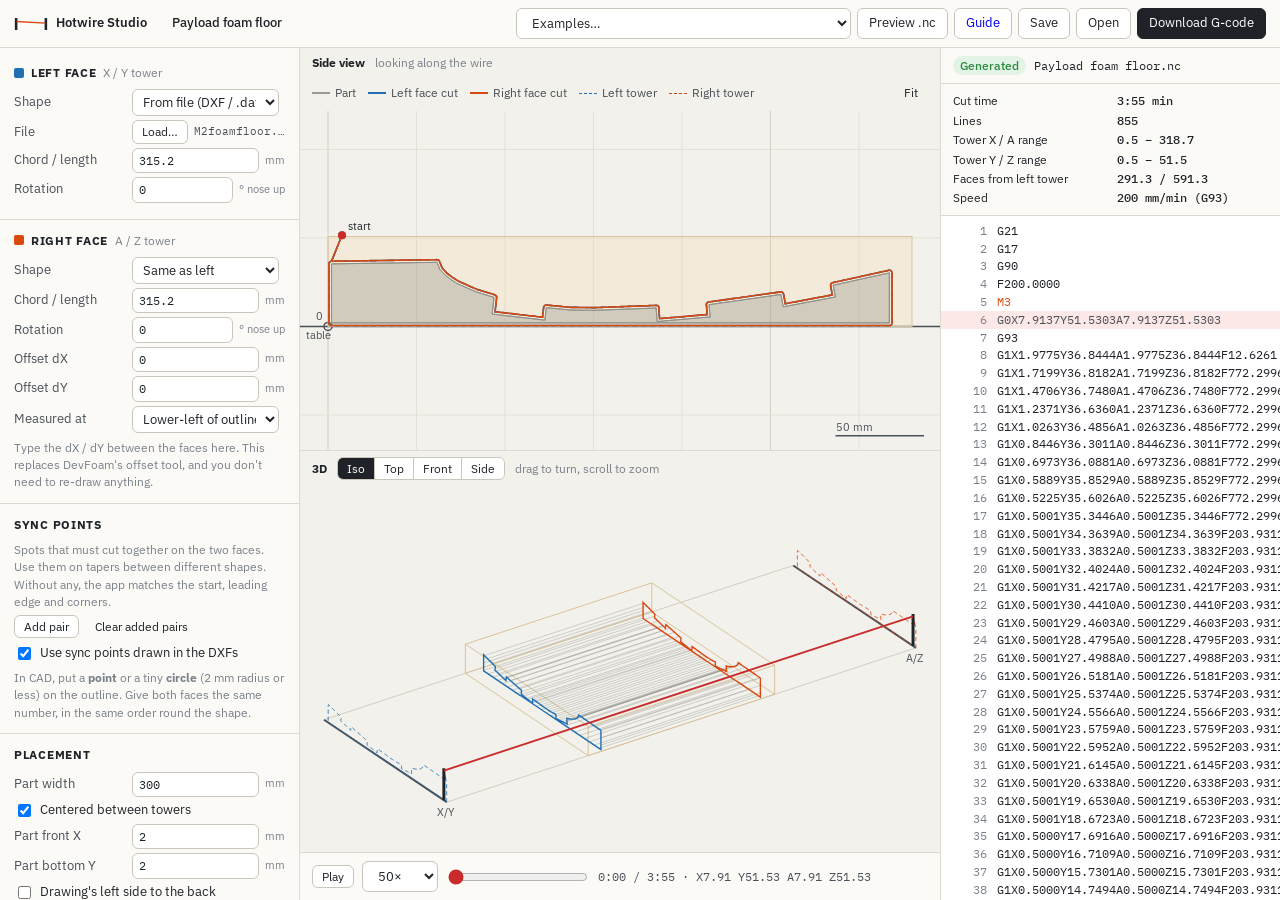
<file: index.html>
<!doctype html>
<html lang="en">
<head>
<meta charset="utf-8">
<meta name="viewport" content="width=device-width, initial-scale=1">
<title>Hotwire Studio</title>
<link rel="preconnect" href="https://fonts.googleapis.com">
<link rel="preconnect" href="https://fonts.gstatic.com" crossorigin>
<link href="https://fonts.googleapis.com/css2?family=IBM+Plex+Mono:wght@400;500&family=IBM+Plex+Sans:wght@400;500;600&display=swap" rel="stylesheet">
<link rel="icon" href="data:image/svg+xml,%3Csvg xmlns=%22http://www.w3.org/2000/svg%22 viewBox=%220 0 40 40%22%3E%3Crect x=%224%22 y=%226%22 width=%224%22 height=%2830%22 fill=%22%231f2328%22/%3E%3Crect x=%2232%22 y=%226%22 width=%224%22 height=%2830%22 fill=%22%231f2328%22/%3E%3Cpath d=%22M6 14 L34 18%22 stroke=%22%23d9480f%22 stroke-width=%222.5%22/%3E%3C/svg%3E">
<link rel="stylesheet" href="style.css">
</head>
<body>
<header class="bar">
  <div class="brand">
    <svg viewBox="0 0 40 16" aria-hidden="true"><rect x="1" y="1" width="3" height="14"/><rect x="36" y="1" width="3" height="14"/><path d="M3 5 L37 7" class="wire"/></svg>
    <span>Hotwire&nbsp;Studio</span>
  </div>
  <input id="designName" class="name" value="Untitled cut" aria-label="Cut name" spellcheck="false">
  <div class="bar-actions">
    <select id="exampleSel" aria-label="Load an example">
      <option value="">Examples…</option>
    </select>
    <label class="btn" title="Preview any .nc / .gcode file, e.g. one DevFoam made">Preview .nc<input id="fileNc" type="file" accept=".nc,.gcode,.ngc,.tap,.txt" hidden></label>
    <a class="btn" href="learn/" title="Training guide: safety, the machine, making G-code, running a cut">Guide</a>
    <button id="btnSave" title="Download this setup as JSON">Save</button>
    <label class="btn" title="Open a saved setup">Open<input id="fileOpen" type="file" accept=".json,application/json" hidden></label>
    <button id="btnDownload" class="primary" title="Download the G-code for GRBL Hotwire">Download G-code</button>
  </div>
</header>

<main class="layout">
  <aside class="params" id="params" aria-label="Cut settings">

    <section>
      <h2><span class="sw sw-l"></span>Left face <small>X / Y tower</small></h2>
      <label class="row"><span>Shape</span>
        <select data-k="left.kind"><option value="naca">NACA 4-digit</option><option value="file">From file (DXF / .dat)</option></select></label>
      <label class="row" data-show="left.kind=naca"><span>NACA code</span><input data-k="left.naca" maxlength="4" inputmode="numeric"></label>
      <div class="row" data-show="left.kind=file"><span>File</span>
        <label class="btn small file-btn">Load…<input type="file" data-file="left" accept=".dxf,.dat,.txt" hidden></label>
        <span class="fname" id="fnameLeft">none</span></div>
      <label class="row"><span>Chord / length</span><input data-k="left.chord" type="number" step="0.1"><em>mm</em></label>
      <label class="row"><span>Rotation</span><input data-k="left.rot" type="number" step="0.1"><em>° nose up</em></label>
    </section>

    <section>
      <h2><span class="sw sw-r"></span>Right face <small>A / Z tower</small></h2>
      <label class="row"><span>Shape</span>
        <select data-k="right.kind"><option value="same">Same as left</option><option value="naca">NACA 4-digit</option><option value="file">From file (DXF / .dat)</option></select></label>
      <label class="row" data-show="right.kind=naca"><span>NACA code</span><input data-k="right.naca" maxlength="4" inputmode="numeric"></label>
      <div class="row" data-show="right.kind=file"><span>File</span>
        <label class="btn small file-btn">Load…<input type="file" data-file="right" accept=".dxf,.dat,.txt" hidden></label>
        <span class="fname" id="fnameRight">none</span></div>
      <label class="row"><span>Chord / length</span><input data-k="right.chord" type="number" step="0.1"><em>mm</em></label>
      <label class="row"><span>Rotation</span><input data-k="right.rot" type="number" step="0.1"><em>° nose up</em></label>
      <label class="row"><span>Offset dX</span><input data-k="right.dx" type="number" step="0.001"><em>mm</em></label>
      <label class="row"><span>Offset dY</span><input data-k="right.dy" type="number" step="0.001"><em>mm</em></label>
      <label class="row"><span>Measured at</span>
        <select data-k="ref"><option value="bbox">Lower-left of outline</option><option value="le">Leading edge point</option><option value="te">Trailing edge point</option></select></label>
      <p class="hint">Type the dX / dY between the faces here. This replaces DevFoam's offset tool, and you don't need to re-draw anything.</p>
    </section>

    <section>
      <h2>Sync points</h2>
      <p class="hint" style="margin-top:0">Spots that must cut together on the two faces. Use them on tapers between different shapes. Without any, the app matches the start, leading edge and corners.</p>
      <div class="sync-btns"><button id="btnSyncAdd" class="small">Add pair</button><button id="btnSyncClear" class="small ghost">Clear added pairs</button></div>
      <label class="row check"><input data-k="syncFromDxf" type="checkbox"><span>Use sync points drawn in the DXFs</span></label>
      <ol class="sync-list" id="syncList"></ol>
      <p class="hint">In CAD, put a <b>point</b> or a tiny <b>circle</b> (2 mm radius or less) on the outline. Give both faces the same number, in the same order round the shape.</p>
    </section>

    <section>
      <h2>Placement</h2>
      <label class="row"><span>Part width</span><input data-k="width" type="number" step="0.1"><em>mm</em></label>
      <label class="row check"><input data-k="center" type="checkbox"><span>Centered between towers</span></label>
      <label class="row" data-show="center=false"><span>Left face from left tower</span><input data-k="leftPos" type="number" step="0.1"><em>mm</em></label>
      <label class="row"><span>Part front X</span><input data-k="frontX" type="number" step="0.1"><em>mm</em></label>
      <label class="row"><span>Part bottom Y</span><input data-k="bottomY" type="number" step="0.1"><em>mm</em></label>
      <label class="row check"><input data-k="flip" type="checkbox"><span>Drawing's left side to the back</span></label>
    </section>

    <section>
      <h2>Cut</h2>
      <label class="row"><span>Start at</span>
        <select data-k="start"><option value="auto">Auto</option><option value="te">Trailing edge</option><option value="first">Drawing's first point</option><option value="topleft">Top-left corner</option></select></label>
      <label class="row"><span>Start point X</span><input data-k="startX" type="number" step="0.1" placeholder="auto"><em>mm</em></label>
      <label class="row"><span>Start point Y</span><input data-k="startY" type="number" step="0.1" placeholder="auto"><em>mm</em></label>
      <label class="row"><span>Kerf, left</span><input data-k="kerfL" type="number" step="0.05" min="0"><em>mm / side</em></label>
      <label class="row"><span>Kerf, right</span><input data-k="kerfR" type="number" step="0.05" min="0"><em>mm / side</em></label>
      <label class="row"><span>Speed</span><input data-k="speed" type="number" step="10" min="1"><em>mm / min</em></label>
      <label class="row"><span>Point spacing</span><input data-k="spacing" type="number" step="0.1" min="0.1"><em>mm</em></label>
    </section>

    <section>
      <h2>Foam block</h2>
      <label class="row"><span>Length</span><input data-k="block.length" type="number" step="1" placeholder="auto"><em>mm, 0 = auto</em></label>
      <label class="row"><span>Height</span><input data-k="block.height" type="number" step="1"><em>mm</em></label>
      <label class="row"><span>Extra each side</span><input data-k="block.margin" type="number" step="1"><em>mm</em></label>
    </section>

    <section>
      <h2>Machine</h2>
      <label class="row"><span>Wire span</span><input data-k="machine.span" type="number" step="0.01"><em>mm</em></label>
      <label class="row"><span>X travel</span><input data-k="machine.maxX" type="number" step="1" placeholder="unknown"><em>mm, 0 = skip</em></label>
      <label class="row"><span>Y travel</span><input data-k="machine.maxY" type="number" step="1" placeholder="unknown"><em>mm, 0 = skip</em></label>
    </section>
  </aside>

  <section class="views">
    <div class="viewbox">
      <div class="vhead"><strong>Side view</strong> <span class="muted">looking along the wire</span>
        <div class="legend"><span><i class="ln part"></i>Part</span><span><i class="ln l"></i>Left face cut</span><span><i class="ln r"></i>Right face cut</span><span><i class="ln dl"></i>Left tower</span><span><i class="ln dr"></i>Right tower</span></div>
        <span id="pickHint" class="pick-hint" hidden></span>
        <button class="small ghost" data-fit="side">Fit</button></div>
      <canvas id="cvSide"></canvas>
    </div>
    <div class="viewbox">
      <div class="vhead"><strong>3D</strong>
        <div class="seg" id="view3d"><button data-v="iso" class="on">Iso</button><button data-v="top">Top</button><button data-v="front">Front</button><button data-v="side">Side</button></div>
        <span class="muted">drag to turn, scroll to zoom</span></div>
      <canvas id="cv3d"></canvas>
    </div>
    <div class="sim">
      <button id="btnPlay" class="small" aria-label="Play">Play</button>
      <select id="simSpeed" aria-label="Playback speed"><option value="1">1×</option><option value="10">10×</option><option value="50" selected>50×</option><option value="200">200×</option></select>
      <input id="simT" type="range" min="0" max="1000" value="0" aria-label="Position in program">
      <span id="simRead" class="mono"></span>
    </div>
  </section>

  <aside class="out">
    <div class="srcbar" id="srcBar"></div>
    <div id="stats" class="stats"></div>
    <div id="msgs"></div>
    <div class="code" id="code" aria-label="G-code"></div>
  </aside>
</main>

<script src="js/geom.js"></script>
<script src="js/dxf.js"></script>
<script src="js/machine.js"></script>
<script src="js/examples.js"></script>
<script src="js/views.js"></script>
<script src="js/app.js"></script>
</body>
</html>
</file>
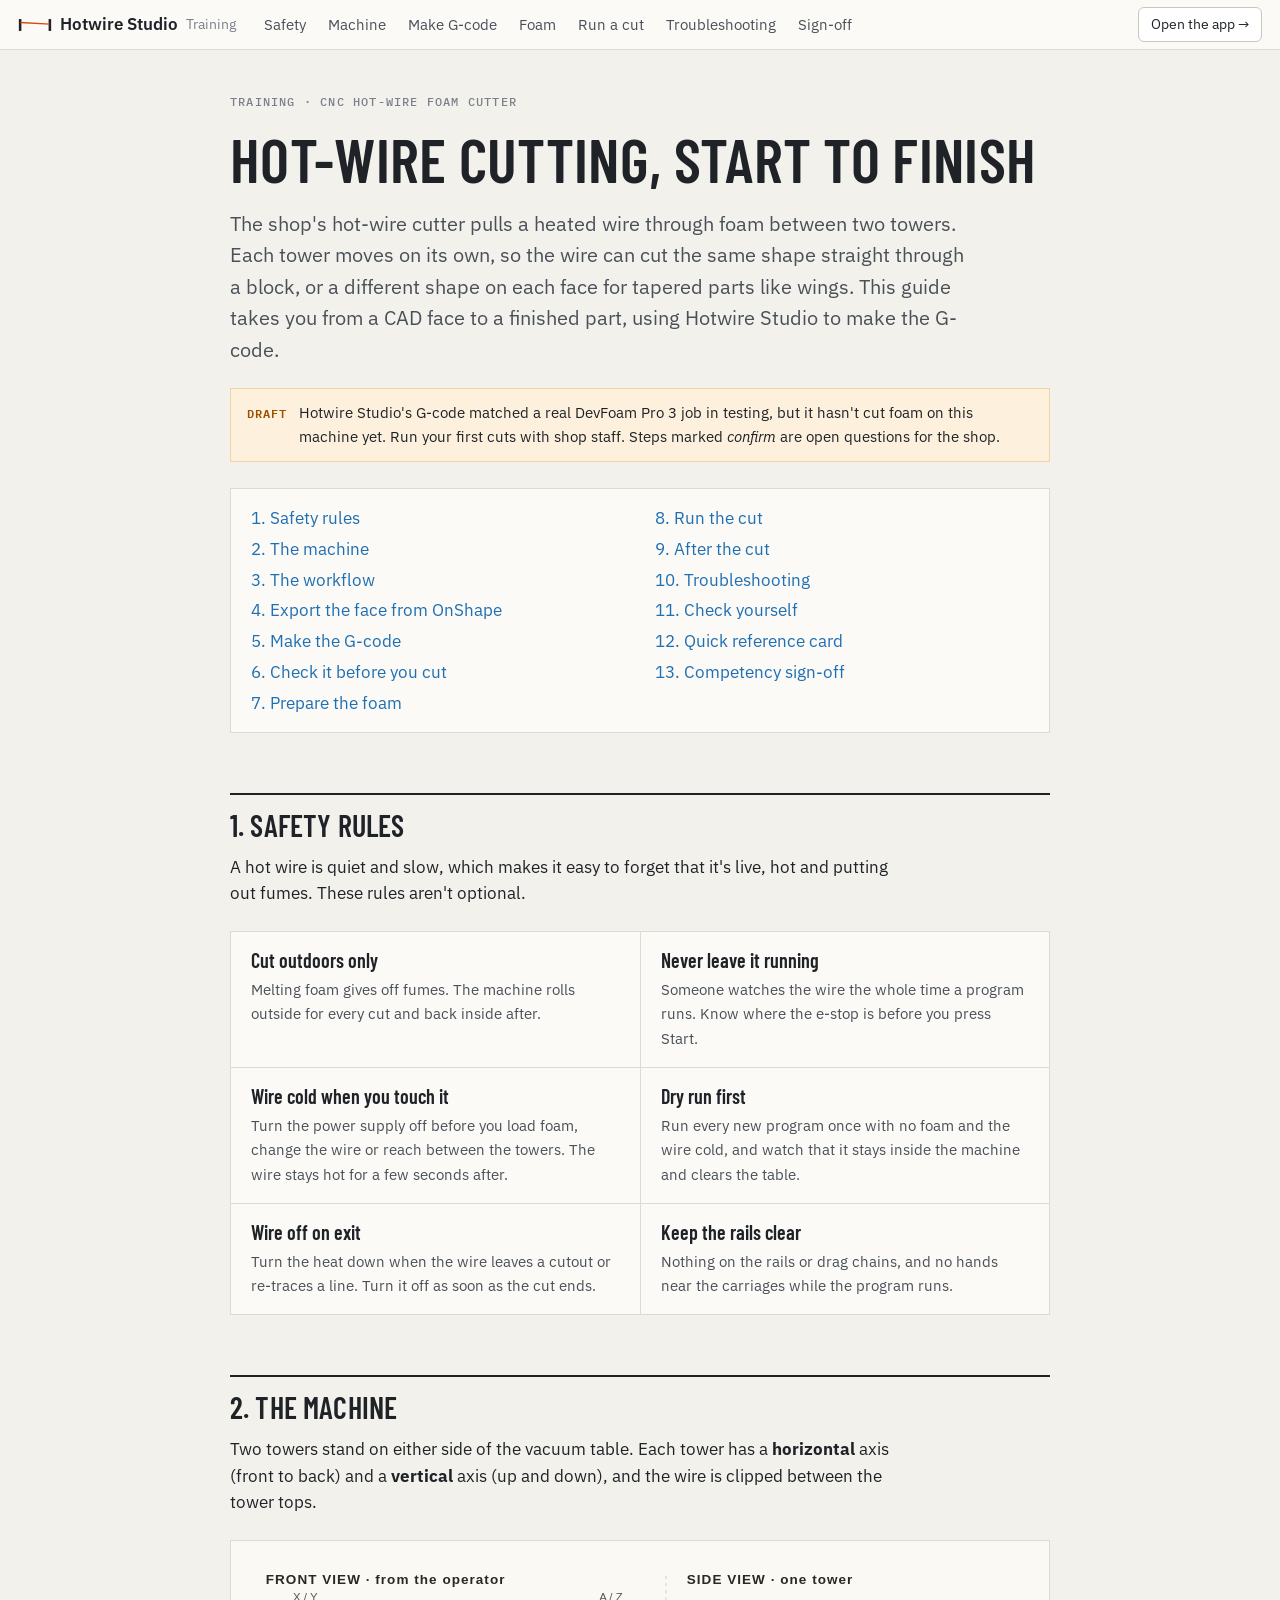
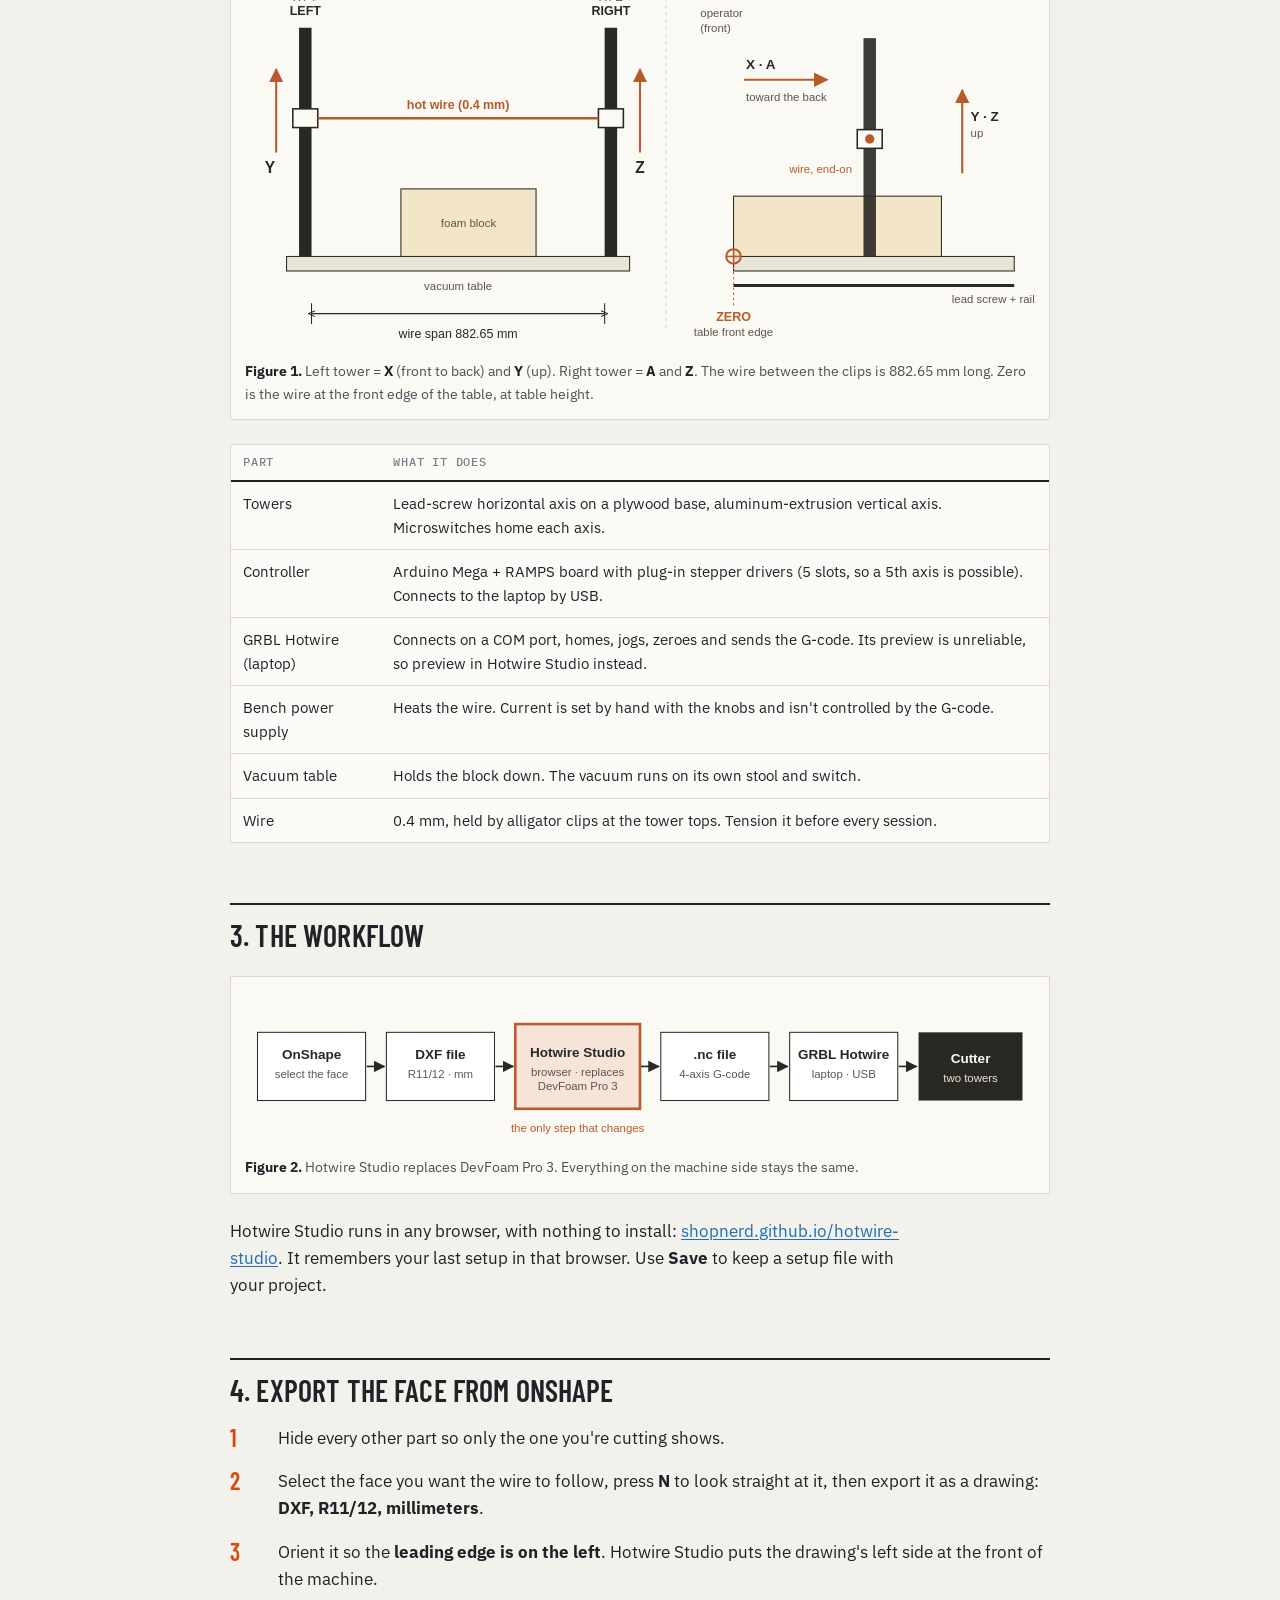
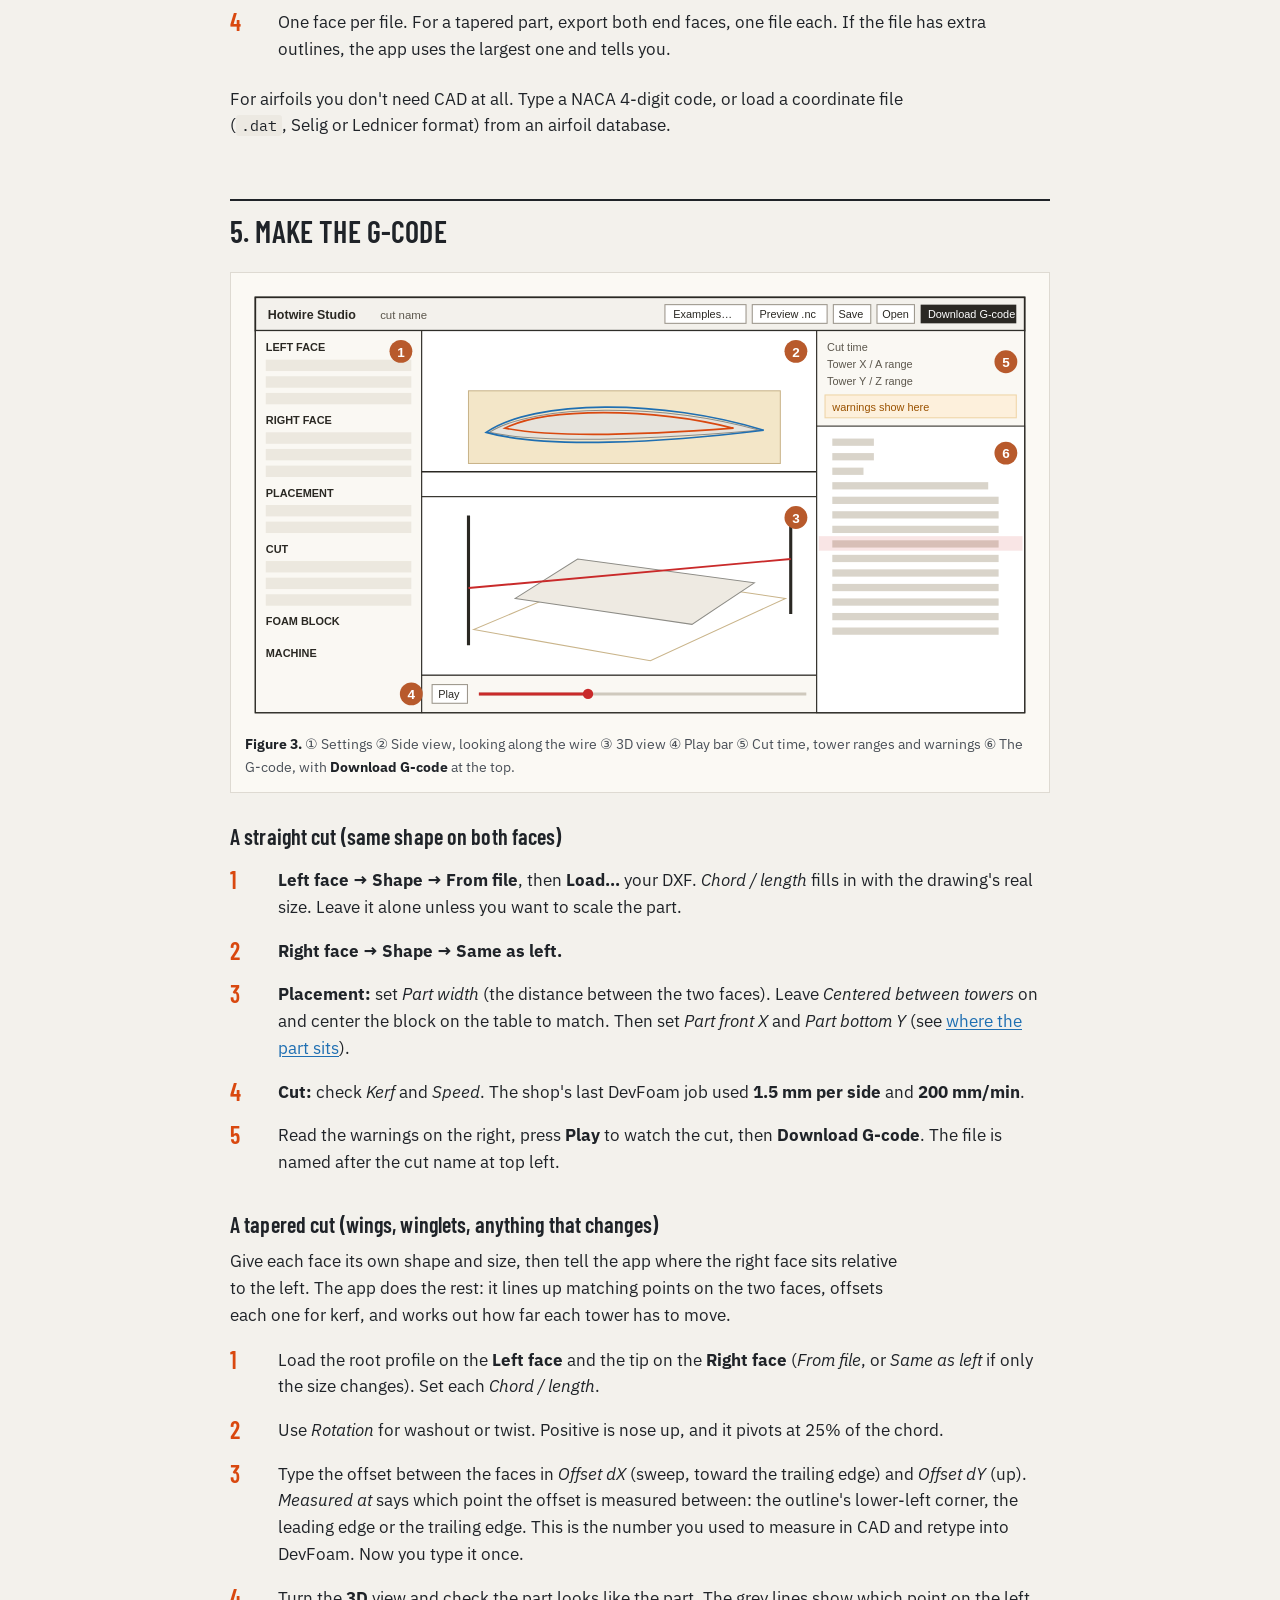
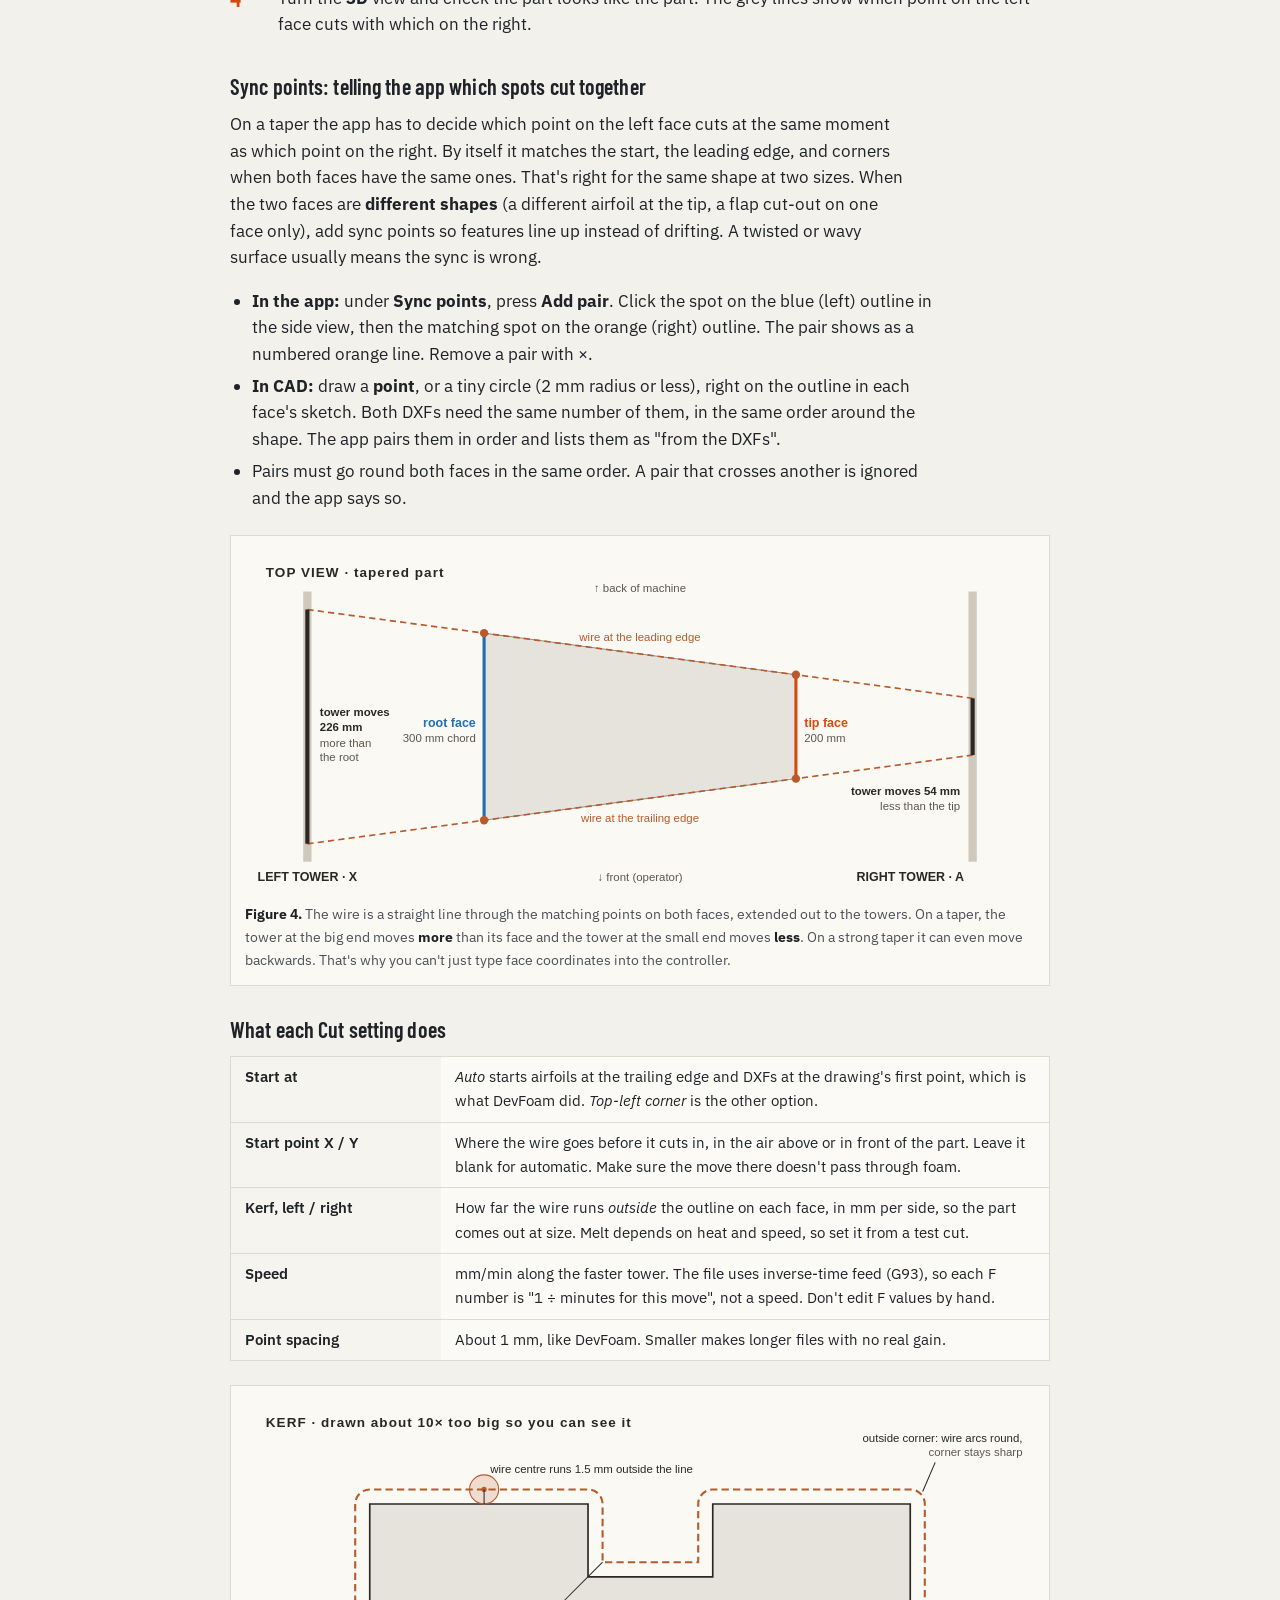
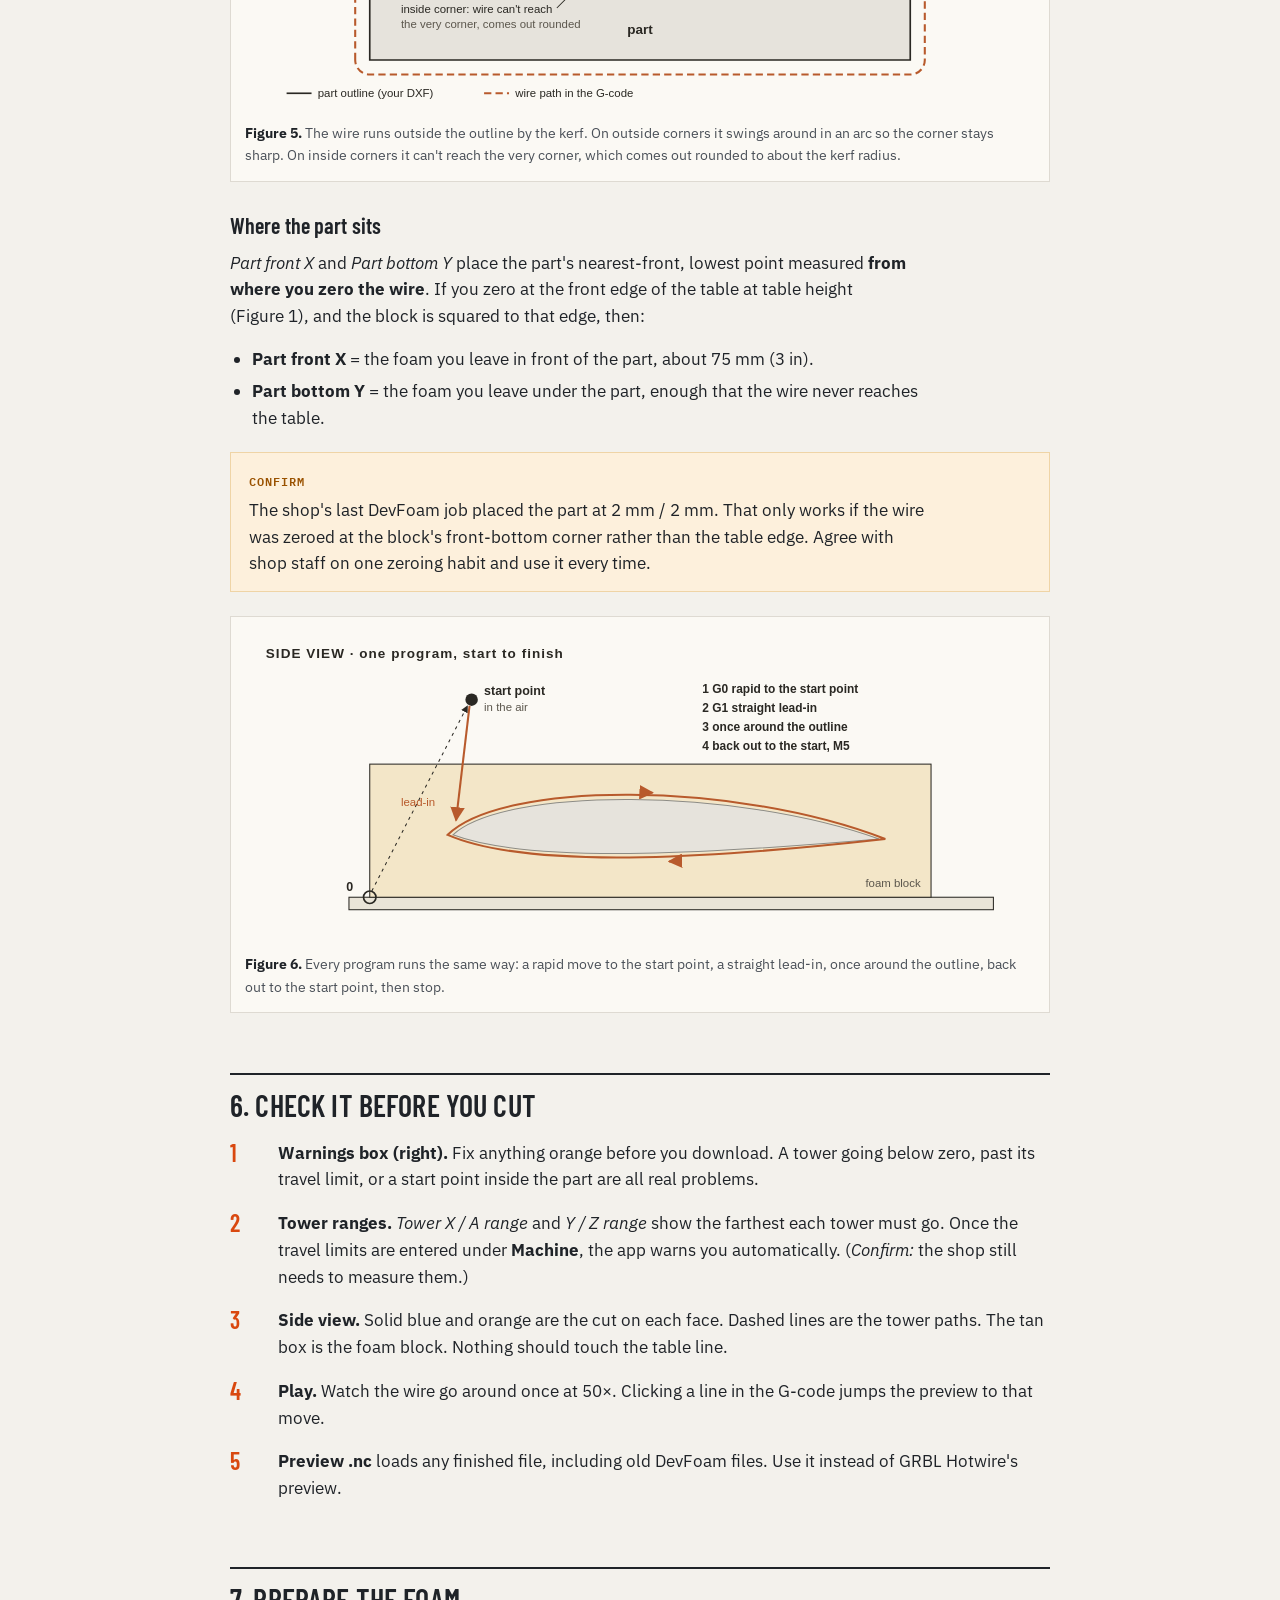
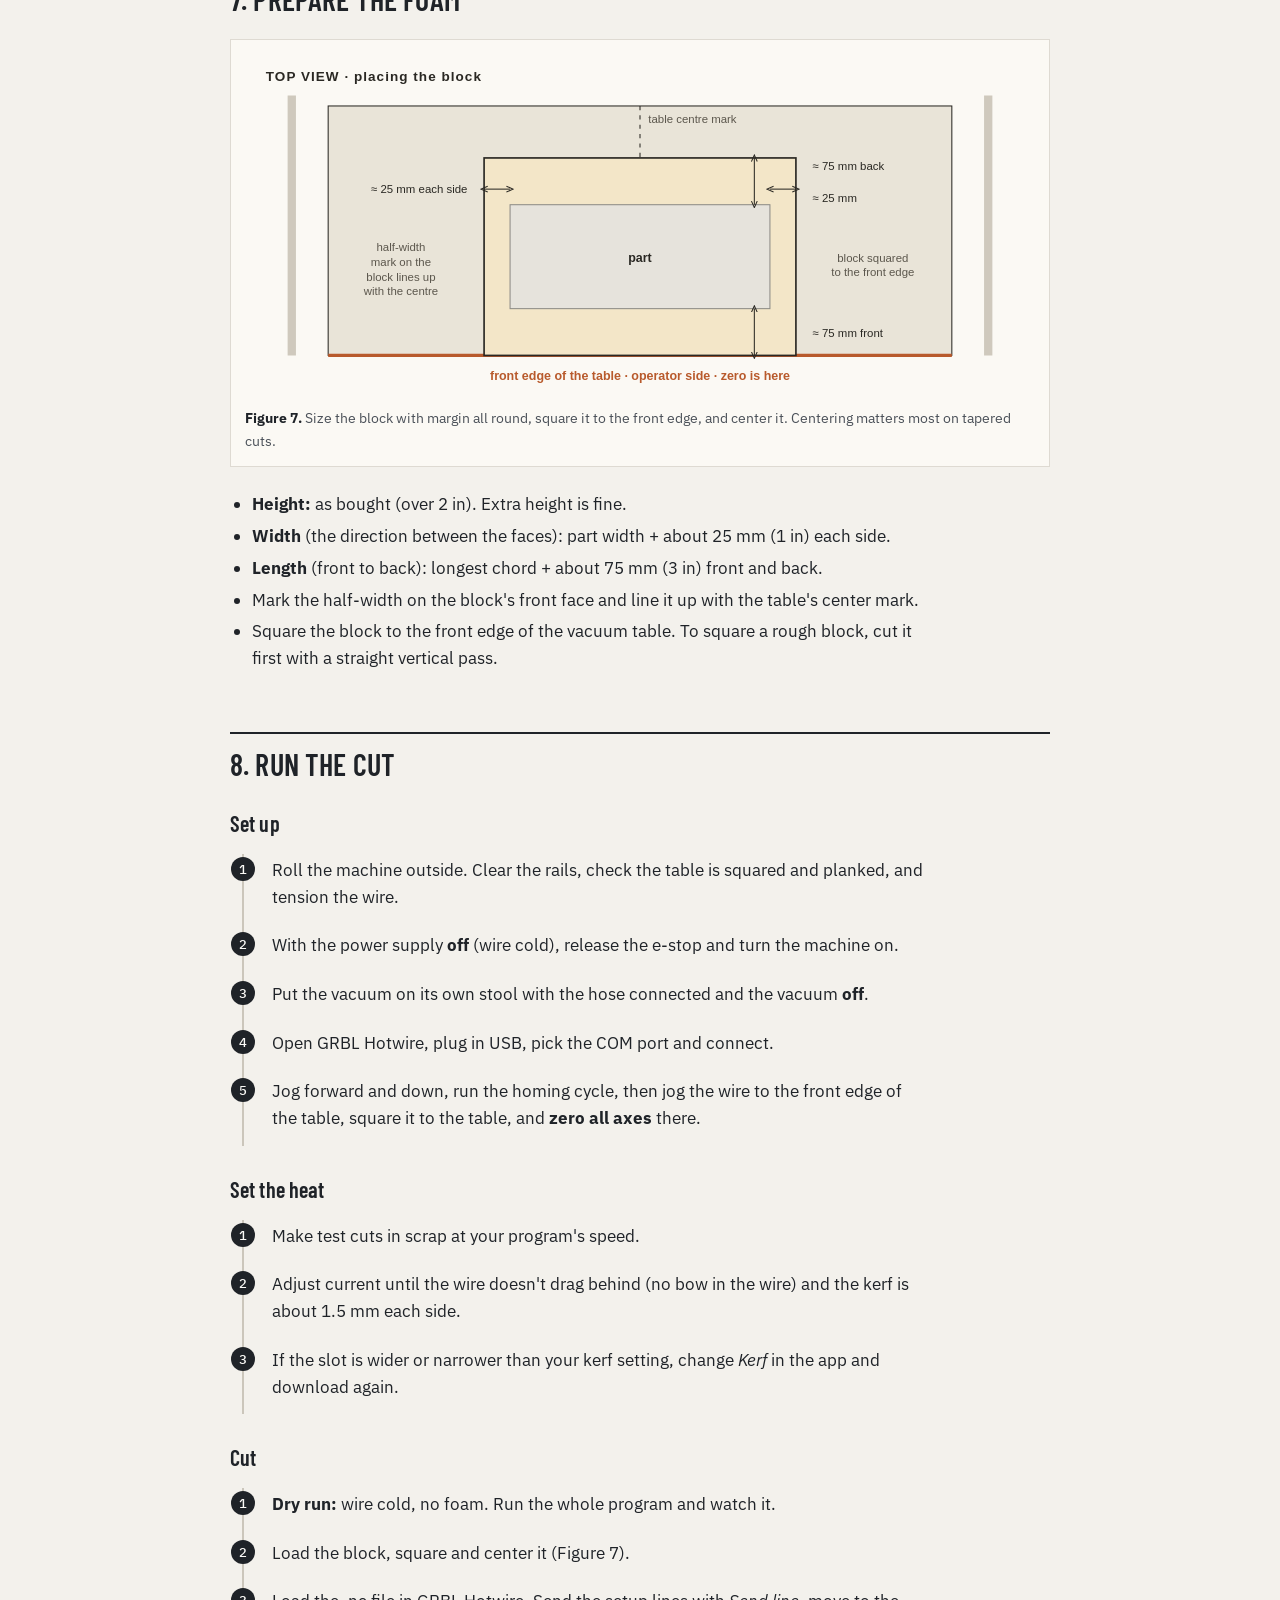
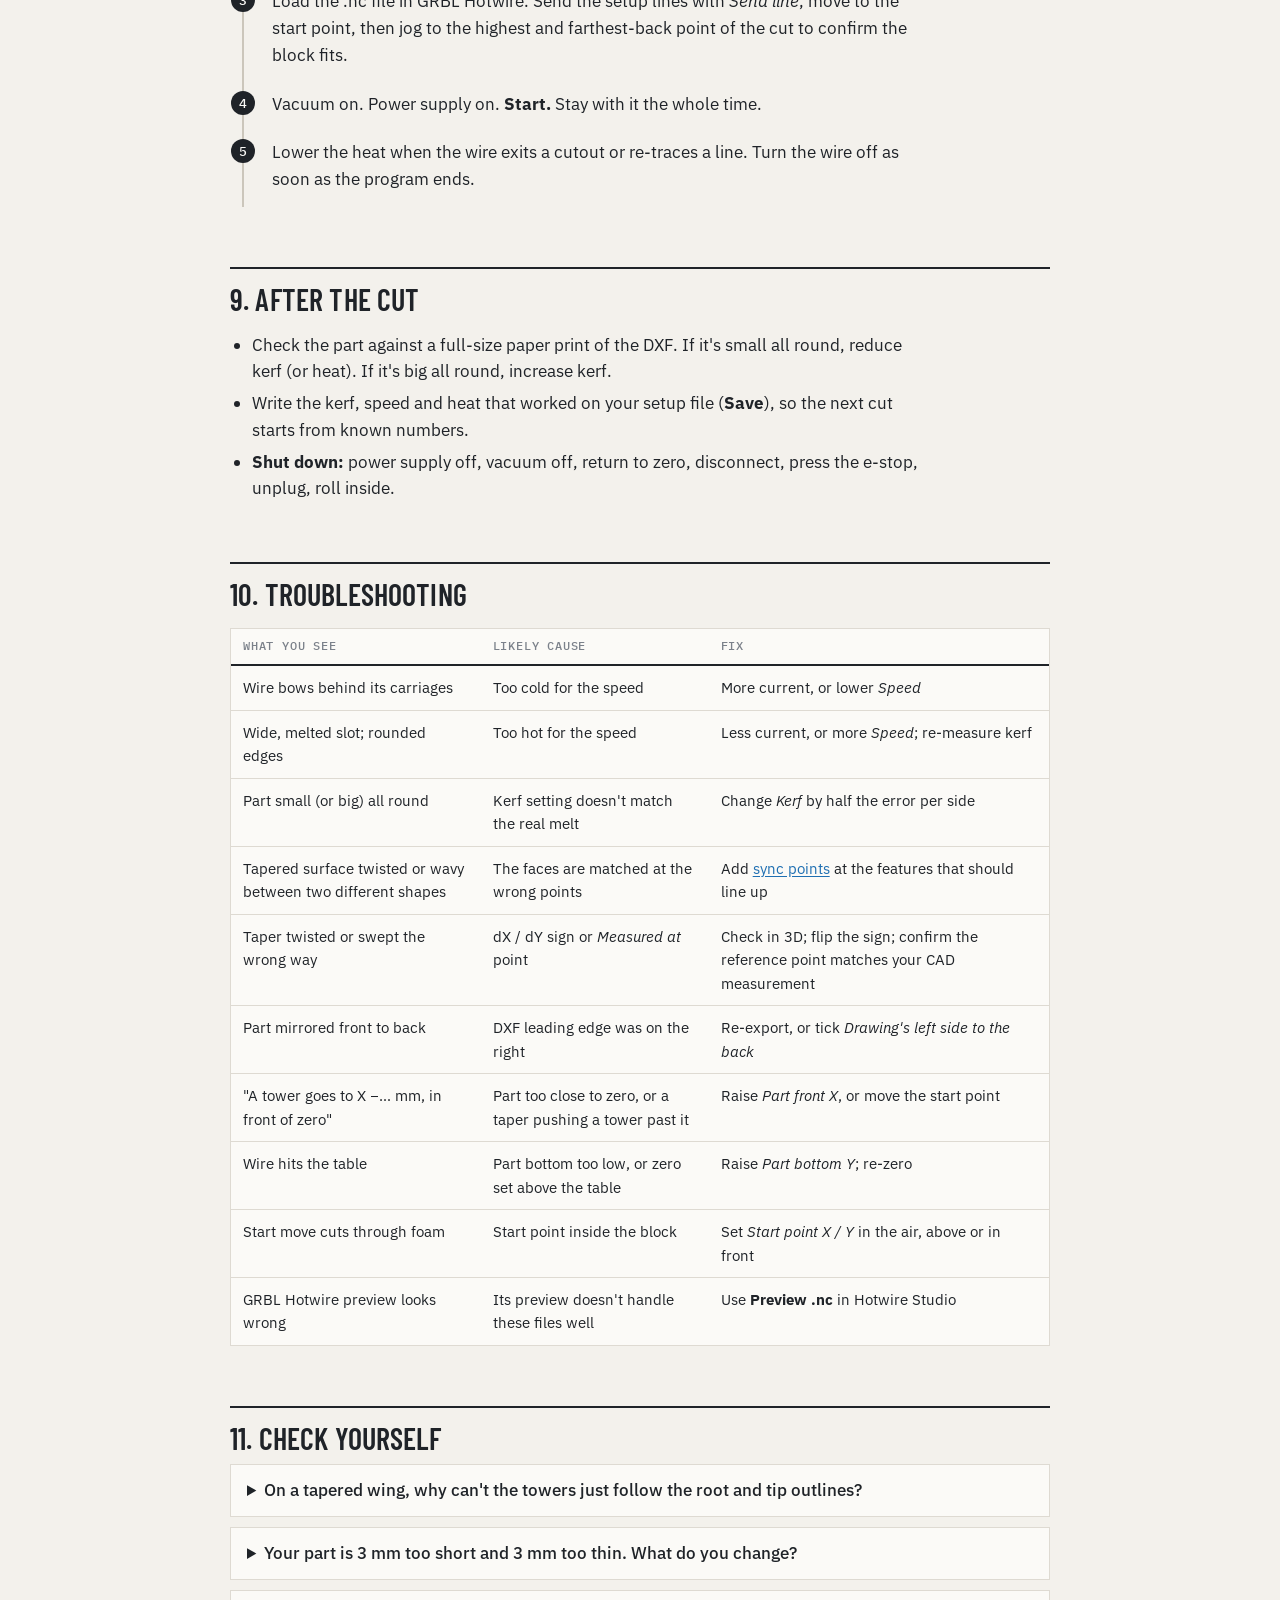
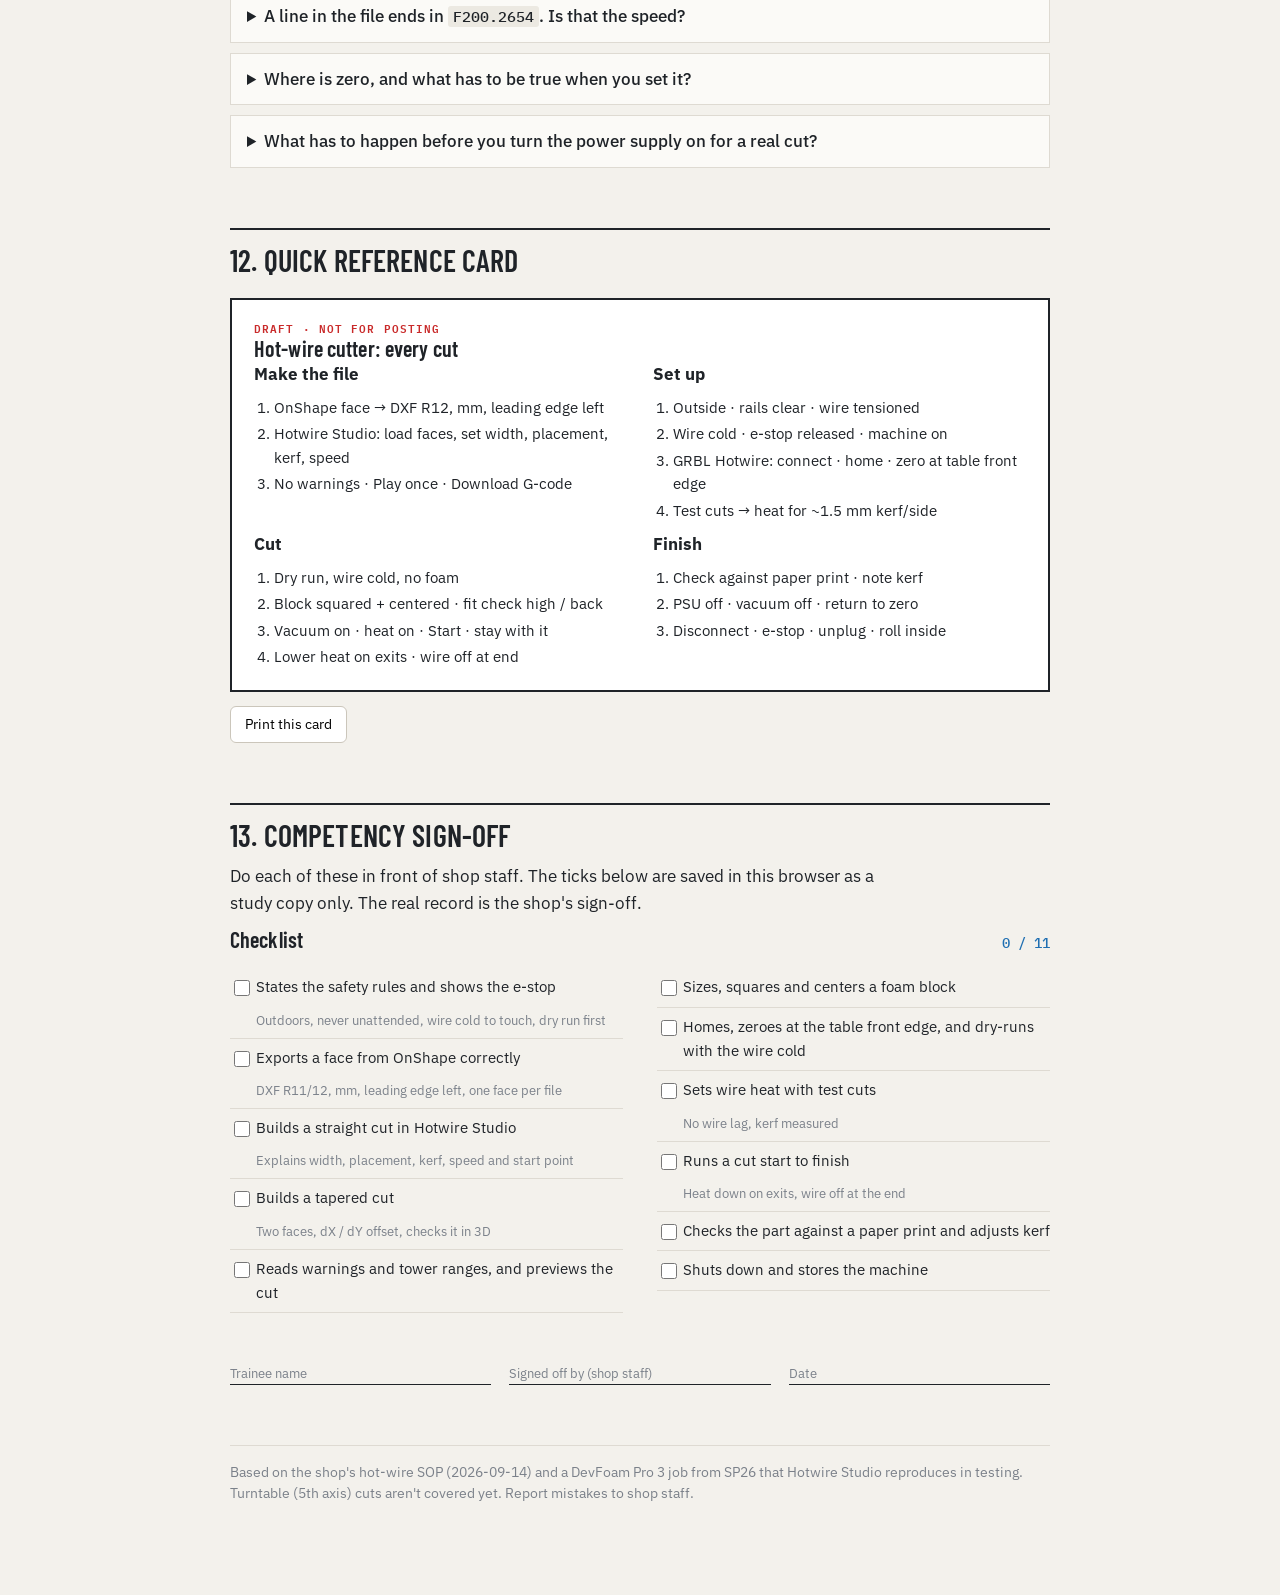
<file: learn/index.html>
<!doctype html>
<html lang="en">
<head>
<meta charset="utf-8">
<meta name="viewport" content="width=device-width, initial-scale=1">
<title>Hot-Wire Training Guide</title>
<meta name="description" content="Training guide for the shop's 4-axis CNC hot-wire foam cutter: safety, the machine, making G-code in Hotwire Studio, preparing foam, running a cut, and sign-off.">
<link rel="icon" href="data:image/svg+xml,%3Csvg xmlns=%22http://www.w3.org/2000/svg%22 viewBox=%220 0 40 40%22%3E%3Crect x=%224%22 y=%226%22 width=%224%22 height=%2230%22 fill=%22%231f2328%22/%3E%3Crect x=%2232%22 y=%226%22 width=%224%22 height=%2230%22 fill=%22%231f2328%22/%3E%3Cpath d=%22M6 14 L34 18%22 stroke=%22%23d9480f%22 stroke-width=%222.5%22/%3E%3C/svg%3E">
<link rel="preconnect" href="https://fonts.googleapis.com">
<link rel="preconnect" href="https://fonts.gstatic.com" crossorigin>
<link href="https://fonts.googleapis.com/css2?family=Barlow+Condensed:wght@500;600&family=IBM+Plex+Mono:wght@400;500&family=IBM+Plex+Sans:ital,wght@0,400;0,500;0,600;1,400&display=swap" rel="stylesheet">
<link rel="stylesheet" href="learn.css">
</head>
<body>
<header class="bar">
  <a class="brand" href="./"><svg viewBox="0 0 40 16" aria-hidden="true"><rect x="1" y="1" width="3" height="14"/><rect x="36" y="1" width="3" height="14"/><path d="M3 5 L37 7" class="wire"/></svg>Hotwire Studio <small>Training</small></a>
  <nav aria-label="Sections"><a href="#safety">Safety</a><a href="#machine">Machine</a><a href="#gcode">Make G-code</a><a href="#foam">Foam</a><a href="#run">Run a cut</a><a href="#trouble">Troubleshooting</a><a href="#signoff">Sign-off</a></nav>
  <a class="app" href="../">Open the app →</a>
</header>

<main>
  <div class="kicker">Training · CNC hot-wire foam cutter</div>
  <h1>Hot-wire cutting, start to finish</h1>
  <p class="lede">The shop's hot-wire cutter pulls a heated wire through foam between two towers. Each tower moves on its own, so the wire can cut the same shape straight through a block, or a different shape on each face for tapered parts like wings. This guide takes you from a CAD face to a finished part, using Hotwire Studio to make the G-code.</p>

  <div class="status"><b>DRAFT</b><span>Hotwire Studio's G-code matched a real DevFoam Pro 3 job in testing, but it hasn't cut foam on this machine yet. Run your first cuts with shop staff. Steps marked <em>confirm</em> are open questions for the shop.</span></div>

  <ol class="toc">
    <li><a href="#safety">1. Safety rules</a></li>
    <li><a href="#machine">2. The machine</a></li>
    <li><a href="#workflow">3. The workflow</a></li>
    <li><a href="#dxf">4. Export the face from OnShape</a></li>
    <li><a href="#gcode">5. Make the G-code</a></li>
    <li><a href="#check">6. Check it before you cut</a></li>
    <li><a href="#foam">7. Prepare the foam</a></li>
    <li><a href="#run">8. Run the cut</a></li>
    <li><a href="#after">9. After the cut</a></li>
    <li><a href="#trouble">10. Troubleshooting</a></li>
    <li><a href="#quiz">11. Check yourself</a></li>
    <li><a href="#card">12. Quick reference card</a></li>
    <li><a href="#signoff">13. Competency sign-off</a></li>
  </ol>

  <!-- 1 -->
  <h2 id="safety">1. Safety rules</h2>
  <p>A hot wire is quiet and slow, which makes it easy to forget that it's live, hot and putting out fumes. These rules aren't optional.</p>
  <div class="findings">
    <div class="finding"><b>Cut outdoors only</b><p>Melting foam gives off fumes. The machine rolls outside for every cut and back inside after.</p></div>
    <div class="finding"><b>Never leave it running</b><p>Someone watches the wire the whole time a program runs. Know where the e-stop is before you press Start.</p></div>
    <div class="finding"><b>Wire cold when you touch it</b><p>Turn the power supply off before you load foam, change the wire or reach between the towers. The wire stays hot for a few seconds after.</p></div>
    <div class="finding"><b>Dry run first</b><p>Run every new program once with no foam and the wire cold, and watch that it stays inside the machine and clears the table.</p></div>
    <div class="finding"><b>Wire off on exit</b><p>Turn the heat down when the wire leaves a cutout or re-traces a line. Turn it off as soon as the cut ends.</p></div>
    <div class="finding"><b>Keep the rails clear</b><p>Nothing on the rails or drag chains, and no hands near the carriages while the program runs.</p></div>
  </div>

  <!-- 2 -->
  <h2 id="machine">2. The machine</h2>
  <p>Two towers stand on either side of the vacuum table. Each tower has a <b>horizontal</b> axis (front to back) and a <b>vertical</b> axis (up and down), and the wire is clipped between the tower tops.</p>
  <figure class="fig"><img src="img/machine.svg" alt="Front and side views of the hot-wire cutter. Left tower axes X and Y, right tower axes A and Z, wire span 882.65 mm, zero at the front edge of the table at table height." width="760" height="380">
    <figcaption><b>Figure 1.</b> Left tower = <b>X</b> (front to back) and <b>Y</b> (up). Right tower = <b>A</b> and <b>Z</b>. The wire between the clips is 882.65 mm long. Zero is the wire at the front edge of the table, at table height.</figcaption></figure>
  <div class="table-wrap"><table>
    <thead><tr><th>Part</th><th>What it does</th></tr></thead>
    <tbody>
      <tr><td>Towers</td><td>Lead-screw horizontal axis on a plywood base, aluminum-extrusion vertical axis. Microswitches home each axis.</td></tr>
      <tr><td>Controller</td><td>Arduino Mega + RAMPS board with plug-in stepper drivers (5 slots, so a 5th axis is possible). Connects to the laptop by USB.</td></tr>
      <tr><td>GRBL Hotwire (laptop)</td><td>Connects on a COM port, homes, jogs, zeroes and sends the G-code. Its preview is unreliable, so preview in Hotwire Studio instead.</td></tr>
      <tr><td>Bench power supply</td><td>Heats the wire. Current is set by hand with the knobs and isn't controlled by the G-code.</td></tr>
      <tr><td>Vacuum table</td><td>Holds the block down. The vacuum runs on its own stool and switch.</td></tr>
      <tr><td>Wire</td><td>0.4 mm, held by alligator clips at the tower tops. Tension it before every session.</td></tr>
    </tbody>
  </table></div>

  <!-- 3 -->
  <h2 id="workflow">3. The workflow</h2>
  <figure class="fig"><img src="img/workflow.svg" alt="Workflow: OnShape face, exported as DXF, into Hotwire Studio, which writes a .nc file, sent by GRBL Hotwire to the cutter." width="760" height="150">
    <figcaption><b>Figure 2.</b> Hotwire Studio replaces DevFoam Pro 3. Everything on the machine side stays the same.</figcaption></figure>
  <p>Hotwire Studio runs in any browser, with nothing to install: <a href="../">shopnerd.github.io/hotwire-studio</a>. It remembers your last setup in that browser. Use <b>Save</b> to keep a setup file with your project.</p>

  <!-- 4 -->
  <h2 id="dxf">4. Export the face from OnShape</h2>
  <ol class="steps">
    <li><div>Hide every other part so only the one you're cutting shows.</div></li>
    <li><div>Select the face you want the wire to follow, press <b>N</b> to look straight at it, then export it as a drawing: <b>DXF, R11/12, millimeters</b>.</div></li>
    <li><div>Orient it so the <b>leading edge is on the left</b>. Hotwire Studio puts the drawing's left side at the front of the machine.</div></li>
    <li><div>One face per file. For a tapered part, export both end faces, one file each. If the file has extra outlines, the app uses the largest one and tells you.</div></li>
  </ol>
  <p>For airfoils you don't need CAD at all. Type a NACA 4-digit code, or load a coordinate file (<code>.dat</code>, Selig or Lednicer format) from an airfoil database.</p>

  <!-- 5 -->
  <h2 id="gcode">5. Make the G-code</h2>
  <figure class="fig"><img src="img/app-map.svg" alt="Layout of Hotwire Studio: settings on the left, side view and 3D view in the middle with a play bar, numbers and G-code on the right with the Download button at top right." width="760" height="420">
    <figcaption><b>Figure 3.</b> ① Settings ② Side view, looking along the wire ③ 3D view ④ Play bar ⑤ Cut time, tower ranges and warnings ⑥ The G-code, with <b>Download G-code</b> at the top.</figcaption></figure>

  <h3>A straight cut (same shape on both faces)</h3>
  <ol class="steps">
    <li><div><b>Left face → Shape → From file</b>, then <b>Load…</b> your DXF. <i>Chord / length</i> fills in with the drawing's real size. Leave it alone unless you want to scale the part.</div></li>
    <li><div><b>Right face → Shape → Same as left.</b></div></li>
    <li><div><b>Placement:</b> set <i>Part width</i> (the distance between the two faces). Leave <i>Centered between towers</i> on and center the block on the table to match. Then set <i>Part front X</i> and <i>Part bottom Y</i> (see <a href="#where">where the part sits</a>).</div></li>
    <li><div><b>Cut:</b> check <i>Kerf</i> and <i>Speed</i>. The shop's last DevFoam job used <b>1.5 mm per side</b> and <b>200 mm/min</b>.</div></li>
    <li><div>Read the warnings on the right, press <b>Play</b> to watch the cut, then <b>Download G-code</b>. The file is named after the cut name at top left.</div></li>
  </ol>

  <h3>A tapered cut (wings, winglets, anything that changes)</h3>
  <p>Give each face its own shape and size, then tell the app where the right face sits relative to the left. The app does the rest: it lines up matching points on the two faces, offsets each one for kerf, and works out how far each tower has to move.</p>
  <ol class="steps">
    <li><div>Load the root profile on the <b>Left face</b> and the tip on the <b>Right face</b> (<i>From file</i>, or <i>Same as left</i> if only the size changes). Set each <i>Chord / length</i>.</div></li>
    <li><div>Use <i>Rotation</i> for washout or twist. Positive is nose up, and it pivots at 25% of the chord.</div></li>
    <li><div>Type the offset between the faces in <i>Offset dX</i> (sweep, toward the trailing edge) and <i>Offset dY</i> (up). <i>Measured at</i> says which point the offset is measured between: the outline's lower-left corner, the leading edge or the trailing edge. This is the number you used to measure in CAD and retype into DevFoam. Now you type it once.</div></li>
    <li><div>Turn the <b>3D</b> view and check the part looks like the part. The grey lines show which point on the left face cuts with which on the right.</div></li>
  </ol>

  <h3 id="sync">Sync points: telling the app which spots cut together</h3>
  <p>On a taper the app has to decide which point on the left face cuts at the same moment as which point on the right. By itself it matches the start, the leading edge, and corners when both faces have the same ones. That's right for the same shape at two sizes. When the two faces are <b>different shapes</b> (a different airfoil at the tip, a flap cut-out on one face only), add sync points so features line up instead of drifting. A twisted or wavy surface usually means the sync is wrong.</p>
  <ul>
    <li><b>In the app:</b> under <b>Sync points</b>, press <b>Add pair</b>. Click the spot on the blue (left) outline in the side view, then the matching spot on the orange (right) outline. The pair shows as a numbered orange line. Remove a pair with ×.</li>
    <li><b>In CAD:</b> draw a <b>point</b>, or a tiny circle (2 mm radius or less), right on the outline in each face's sketch. Both DXFs need the same number of them, in the same order around the shape. The app pairs them in order and lists them as "from the DXFs".</li>
    <li>Pairs must go round both faces in the same order. A pair that crosses another is ignored and the app says so.</li>
  </ul>
  <figure class="fig"><img src="img/taper.svg" alt="Top view of a tapered cut. The wire passes through matching points on the root and tip faces and continues to the towers, so the towers move farther than the faces." width="760" height="330">
    <figcaption><b>Figure 4.</b> The wire is a straight line through the matching points on both faces, extended out to the towers. On a taper, the tower at the big end moves <b>more</b> than its face and the tower at the small end moves <b>less</b>. On a strong taper it can even move backwards. That's why you can't just type face coordinates into the controller.</figcaption></figure>

  <h3>What each Cut setting does</h3>
  <div class="set">
    <div>Start at</div><div><i>Auto</i> starts airfoils at the trailing edge and DXFs at the drawing's first point, which is what DevFoam did. <i>Top-left corner</i> is the other option.</div>
    <div>Start point X / Y</div><div>Where the wire goes before it cuts in, in the air above or in front of the part. Leave it blank for automatic. Make sure the move there doesn't pass through foam.</div>
    <div>Kerf, left / right</div><div>How far the wire runs <em>outside</em> the outline on each face, in mm per side, so the part comes out at size. Melt depends on heat and speed, so set it from a test cut.</div>
    <div>Speed</div><div>mm/min along the faster tower. The file uses inverse-time feed (G93), so each F number is "1 ÷ minutes for this move", not a speed. Don't edit F values by hand.</div>
    <div>Point spacing</div><div>About 1 mm, like DevFoam. Smaller makes longer files with no real gain.</div>
  </div>
  <figure class="fig"><img src="img/kerf.svg" alt="Kerf compensation: the wire path runs 1.5 mm outside the part outline, arcs around outside corners, and meets in a point at inside corners." width="760" height="300">
    <figcaption><b>Figure 5.</b> The wire runs outside the outline by the kerf. On outside corners it swings around in an arc so the corner stays sharp. On inside corners it can't reach the very corner, which comes out rounded to about the kerf radius.</figcaption></figure>

  <h3 id="where">Where the part sits</h3>
  <p><i>Part front X</i> and <i>Part bottom Y</i> place the part's nearest-front, lowest point measured <b>from where you zero the wire</b>. If you zero at the front edge of the table at table height (Figure 1), and the block is squared to that edge, then:</p>
  <ul>
    <li><b>Part front X</b> = the foam you leave in front of the part, about 75 mm (3 in).</li>
    <li><b>Part bottom Y</b> = the foam you leave under the part, enough that the wire never reaches the table.</li>
  </ul>
  <div class="note"><span class="tag">Confirm</span><p style="margin:0">The shop's last DevFoam job placed the part at 2 mm / 2 mm. That only works if the wire was zeroed at the block's front-bottom corner rather than the table edge. Agree with shop staff on one zeroing habit and use it every time.</p></div>
  <figure class="fig"><img src="img/path.svg" alt="Side view of a cut path: rapid to the start point, straight lead-in to the outline, once around the outline, and back out to the start point." width="760" height="300">
    <figcaption><b>Figure 6.</b> Every program runs the same way: a rapid move to the start point, a straight lead-in, once around the outline, back out to the start point, then stop.</figcaption></figure>

  <!-- 6 -->
  <h2 id="check">6. Check it before you cut</h2>
  <ol class="steps">
    <li><div><b>Warnings box (right).</b> Fix anything orange before you download. A tower going below zero, past its travel limit, or a start point inside the part are all real problems.</div></li>
    <li><div><b>Tower ranges.</b> <i>Tower X / A range</i> and <i>Y / Z range</i> show the farthest each tower must go. Once the travel limits are entered under <b>Machine</b>, the app warns you automatically. (<em>Confirm:</em> the shop still needs to measure them.)</div></li>
    <li><div><b>Side view.</b> Solid blue and orange are the cut on each face. Dashed lines are the tower paths. The tan box is the foam block. Nothing should touch the table line.</div></li>
    <li><div><b>Play.</b> Watch the wire go around once at 50×. Clicking a line in the G-code jumps the preview to that move.</div></li>
    <li><div><b>Preview .nc</b> loads any finished file, including old DevFoam files. Use it instead of GRBL Hotwire's preview.</div></li>
  </ol>

  <!-- 7 -->
  <h2 id="foam">7. Prepare the foam</h2>
  <figure class="fig"><img src="img/block.svg" alt="Top view of the table: block squared to the front edge, half-width mark aligned with the table center mark, about 25 mm extra each side and 75 mm front and back." width="760" height="330">
    <figcaption><b>Figure 7.</b> Size the block with margin all round, square it to the front edge, and center it. Centering matters most on tapered cuts.</figcaption></figure>
  <ul>
    <li><b>Height:</b> as bought (over 2 in). Extra height is fine.</li>
    <li><b>Width</b> (the direction between the faces): part width + about 25 mm (1 in) each side.</li>
    <li><b>Length</b> (front to back): longest chord + about 75 mm (3 in) front and back.</li>
    <li>Mark the half-width on the block's front face and line it up with the table's center mark.</li>
    <li>Square the block to the front edge of the vacuum table. To square a rough block, cut it first with a straight vertical pass.</li>
  </ul>

  <!-- 8 -->
  <h2 id="run">8. Run the cut</h2>
  <h3>Set up</h3>
  <ol class="walk">
    <li>Roll the machine outside. Clear the rails, check the table is squared and planked, and tension the wire.</li>
    <li>With the power supply <b>off</b> (wire cold), release the e-stop and turn the machine on.</li>
    <li>Put the vacuum on its own stool with the hose connected and the vacuum <b>off</b>.</li>
    <li>Open GRBL Hotwire, plug in USB, pick the COM port and connect.</li>
    <li>Jog forward and down, run the homing cycle, then jog the wire to the front edge of the table, square it to the table, and <b>zero all axes</b> there.</li>
  </ol>
  <h3>Set the heat</h3>
  <ol class="walk">
    <li>Make test cuts in scrap at your program's speed.</li>
    <li>Adjust current until the wire doesn't drag behind (no bow in the wire) and the kerf is about 1.5 mm each side.</li>
    <li>If the slot is wider or narrower than your kerf setting, change <i>Kerf</i> in the app and download again.</li>
  </ol>
  <h3>Cut</h3>
  <ol class="walk">
    <li><b>Dry run:</b> wire cold, no foam. Run the whole program and watch it.</li>
    <li>Load the block, square and center it (Figure 7).</li>
    <li>Load the .nc file in GRBL Hotwire. Send the setup lines with <i>Send line</i>, move to the start point, then jog to the highest and farthest-back point of the cut to confirm the block fits.</li>
    <li>Vacuum on. Power supply on. <b>Start.</b> Stay with it the whole time.</li>
    <li>Lower the heat when the wire exits a cutout or re-traces a line. Turn the wire off as soon as the program ends.</li>
  </ol>

  <!-- 9 -->
  <h2 id="after">9. After the cut</h2>
  <ul>
    <li>Check the part against a full-size paper print of the DXF. If it's small all round, reduce kerf (or heat). If it's big all round, increase kerf.</li>
    <li>Write the kerf, speed and heat that worked on your setup file (<b>Save</b>), so the next cut starts from known numbers.</li>
    <li><b>Shut down:</b> power supply off, vacuum off, return to zero, disconnect, press the e-stop, unplug, roll inside.</li>
  </ul>

  <!-- 10 -->
  <h2 id="trouble">10. Troubleshooting</h2>
  <div class="table-wrap"><table class="wide">
    <thead><tr><th>What you see</th><th>Likely cause</th><th>Fix</th></tr></thead>
    <tbody>
      <tr><td>Wire bows behind its carriages</td><td>Too cold for the speed</td><td>More current, or lower <i>Speed</i></td></tr>
      <tr><td>Wide, melted slot; rounded edges</td><td>Too hot for the speed</td><td>Less current, or more <i>Speed</i>; re-measure kerf</td></tr>
      <tr><td>Part small (or big) all round</td><td>Kerf setting doesn't match the real melt</td><td>Change <i>Kerf</i> by half the error per side</td></tr>
      <tr><td>Tapered surface twisted or wavy between two different shapes</td><td>The faces are matched at the wrong points</td><td>Add <a href="#sync">sync points</a> at the features that should line up</td></tr>
      <tr><td>Taper twisted or swept the wrong way</td><td>dX / dY sign or <i>Measured at</i> point</td><td>Check in 3D; flip the sign; confirm the reference point matches your CAD measurement</td></tr>
      <tr><td>Part mirrored front to back</td><td>DXF leading edge was on the right</td><td>Re-export, or tick <i>Drawing's left side to the back</i></td></tr>
      <tr><td>"A tower goes to X −… mm, in front of zero"</td><td>Part too close to zero, or a taper pushing a tower past it</td><td>Raise <i>Part front X</i>, or move the start point</td></tr>
      <tr><td>Wire hits the table</td><td>Part bottom too low, or zero set above the table</td><td>Raise <i>Part bottom Y</i>; re-zero</td></tr>
      <tr><td>Start move cuts through foam</td><td>Start point inside the block</td><td>Set <i>Start point X / Y</i> in the air, above or in front</td></tr>
      <tr><td>GRBL Hotwire preview looks wrong</td><td>Its preview doesn't handle these files well</td><td>Use <b>Preview .nc</b> in Hotwire Studio</td></tr>
    </tbody>
  </table></div>

  <!-- 11 -->
  <h2 id="quiz">11. Check yourself</h2>
  <details class="q"><summary>On a tapered wing, why can't the towers just follow the root and tip outlines?</summary><p>The towers sit outside the faces. The wire is a straight line through matching points on the two faces, so each tower has to be where that line, extended, meets it. The root-side tower ends up tracing a bigger shape than the root and the tip-side tower a smaller one than the tip. The app works this out for every point.</p></details>
  <details class="q"><summary>Your part is 3 mm too short and 3 mm too thin. What do you change?</summary><p>The wire is melting 1.5 mm more per side than the kerf setting allows for. Either raise <i>Kerf</i> by 1.5 mm per side, or cool the wire and re-run a test cut. Change one thing at a time.</p></details>
  <details class="q"><summary>A line in the file ends in <code>F200.2654</code>. Is that the speed?</summary><p>No. The file is in G93 inverse-time mode, so F is 1 ÷ (minutes for that move). A 1 mm move at 200 mm/min takes 0.005 min, which gives F200. Don't edit F values by hand; change <i>Speed</i> in the app.</p></details>
  <details class="q"><summary>Where is zero, and what has to be true when you set it?</summary><p>The wire at the front edge of the vacuum table, at table height, squared to the table, set after homing. <i>Part front X</i> and <i>Part bottom Y</i> are measured from there.</p></details>
  <details class="q"><summary>What has to happen before you turn the power supply on for a real cut?</summary><p>Outdoors, rails clear, wire tensioned, homed and zeroed, heat set on test cuts, a dry run with the wire cold, block squared and centered, fit confirmed at the highest and farthest-back point, vacuum on, and someone staying with the machine.</p></details>

  <!-- 12 -->
  <h2 id="card">12. Quick reference card</h2>
  <div class="card">
    <div class="draft">DRAFT · NOT FOR POSTING</div>
    <h3>Hot-wire cutter: every cut</h3>
    <div class="cols2">
      <div><b>Make the file</b><ol>
        <li>OnShape face → DXF R12, mm, leading edge left</li>
        <li>Hotwire Studio: load faces, set width, placement, kerf, speed</li>
        <li>No warnings · Play once · Download G-code</li>
      </ol></div>
      <div><b>Set up</b><ol>
        <li>Outside · rails clear · wire tensioned</li>
        <li>Wire cold · e-stop released · machine on</li>
        <li>GRBL Hotwire: connect · home · zero at table front edge</li>
        <li>Test cuts → heat for ~1.5 mm kerf/side</li>
      </ol></div>
      <div><b>Cut</b><ol>
        <li>Dry run, wire cold, no foam</li>
        <li>Block squared + centered · fit check high / back</li>
        <li>Vacuum on · heat on · Start · stay with it</li>
        <li>Lower heat on exits · wire off at end</li>
      </ol></div>
      <div><b>Finish</b><ol>
        <li>Check against paper print · note kerf</li>
        <li>PSU off · vacuum off · return to zero</li>
        <li>Disconnect · e-stop · unplug · roll inside</li>
      </ol></div>
    </div>
  </div>
  <button class="printbtn" type="button" onclick="document.body.classList.add('print-card');window.print();setTimeout(()=>document.body.classList.remove('print-card'),500)">Print this card</button>

  <!-- 13 -->
  <h2 id="signoff">13. Competency sign-off</h2>
  <p>Do each of these in front of shop staff. The ticks below are saved in this browser as a study copy only. The real record is the shop's sign-off.</p>
  <div class="checkhead"><h3 style="margin:0">Checklist</h3><span class="count" id="count"></span></div>
  <div class="checks" id="checks">
    <label><input type="checkbox">States the safety rules and shows the e-stop<small>Outdoors, never unattended, wire cold to touch, dry run first</small></label>
    <label><input type="checkbox">Exports a face from OnShape correctly<small>DXF R11/12, mm, leading edge left, one face per file</small></label>
    <label><input type="checkbox">Builds a straight cut in Hotwire Studio<small>Explains width, placement, kerf, speed and start point</small></label>
    <label><input type="checkbox">Builds a tapered cut<small>Two faces, dX / dY offset, checks it in 3D</small></label>
    <label><input type="checkbox">Reads warnings and tower ranges, and previews the cut</label>
    <label><input type="checkbox">Sizes, squares and centers a foam block</label>
    <label><input type="checkbox">Homes, zeroes at the table front edge, and dry-runs with the wire cold</label>
    <label><input type="checkbox">Sets wire heat with test cuts<small>No wire lag, kerf measured</small></label>
    <label><input type="checkbox">Runs a cut start to finish<small>Heat down on exits, wire off at the end</small></label>
    <label><input type="checkbox">Checks the part against a paper print and adjusts kerf</label>
    <label><input type="checkbox">Shuts down and stores the machine</label>
  </div>
  <div class="signoff"><div>Trainee name</div><div>Signed off by (shop staff)</div><div>Date</div></div>

  <div class="foot">Based on the shop's hot-wire SOP (2026-09-14) and a DevFoam Pro 3 job from SP26 that Hotwire Studio reproduces in testing. Turntable (5th axis) cuts aren't covered yet. Report mistakes to shop staff.</div>
</main>

<script>
(function () {
  var KEY = 'hotwire-training-checks', boxes = document.querySelectorAll('#checks input'), saved = [];
  try { saved = JSON.parse(localStorage.getItem(KEY) || '[]'); } catch (e) {}
  function count() { var n = 0; boxes.forEach(function (b) { if (b.checked) n++; }); document.getElementById('count').textContent = n + ' / ' + boxes.length; }
  boxes.forEach(function (b, i) {
    b.checked = !!saved[i];
    b.addEventListener('change', function () {
      var s = []; boxes.forEach(function (x) { s.push(x.checked); });
      try { localStorage.setItem(KEY, JSON.stringify(s)); } catch (e) {}
      count();
    });
  });
  count();
})();
</script>
</body>
</html>
</file>
<file: style.css>
:root {
  --paper: #f3f1ec;
  --panel: #fbfaf7;
  --ink: #1f2328;
  --ink-2: #4a5058;
  --muted: #7b818a;
  --rule: #dedad2;
  --rule-2: #cbc6bb;
  --accent: #d9480f;
  --left: #1f6fb2;
  --right: #d9480f;
  --wire: #c92a2a;
  --good: #2b8a3e;
  --good-soft: #e3f3e6;
  --bad: #c92a2a;
  --bad-soft: #fbe4e4;
  --warn: #b35c00;
  --warn-soft: #fdf0dc;
  --radius: 6px;
  --sans: 'IBM Plex Sans', system-ui, -apple-system, 'Segoe UI', sans-serif;
  --mono: 'IBM Plex Mono', ui-monospace, 'Cascadia Mono', Consolas, monospace;
}
* { box-sizing: border-box; }
html, body { height: 100%; }
body { margin: 0; background: var(--paper); color: var(--ink); font: 13px/1.45 var(--sans); overflow: hidden; }
button, input, select { font: inherit; color: inherit; }
.muted { color: var(--muted); }
.mono { font-family: var(--mono); font-size: 12px; }

/* top bar */
.bar { height: 48px; display: flex; align-items: center; gap: 16px; padding: 0 14px; border-bottom: 1px solid var(--rule); background: var(--panel); }
.brand { display: flex; align-items: center; gap: 8px; font-weight: 600; white-space: nowrap; }
.brand svg { width: 34px; height: 14px; fill: var(--ink); }
.brand .wire { stroke: var(--accent); stroke-width: 1.6; fill: none; }
.name { flex: 0 1 260px; min-width: 120px; border: 1px solid transparent; background: transparent; padding: 5px 8px; border-radius: var(--radius); font-weight: 500; }
.name:hover { border-color: var(--rule); }
.name:focus { outline: none; border-color: var(--accent); background: #fff; }
.bar-actions { margin-left: auto; display: flex; gap: 6px; align-items: center; }
button, .btn, select { border: 1px solid var(--rule-2); background: #fff; padding: 5px 11px; border-radius: var(--radius); cursor: pointer; white-space: nowrap; }
.btn { display: inline-flex; align-items: center; }
a.btn { text-decoration: none; }
button:hover, .btn:hover, select:hover { border-color: var(--ink-2); }
button:active, .btn:active { transform: translateY(1px); }
button:focus-visible, .btn:focus-within, select:focus-visible, input:focus-visible { outline: 2px solid var(--accent); outline-offset: 1px; }
button.ghost { border-color: transparent; background: transparent; }
button.small, .btn.small { padding: 2px 9px; font-size: 12px; }
button.primary { background: var(--ink); color: #fff; border-color: var(--ink); }
button.primary:hover { background: #000; }

/* layout */
.layout { height: calc(100% - 48px); display: grid; grid-template-columns: 300px 1fr 340px; }
.params { overflow-y: auto; border-right: 1px solid var(--rule); background: var(--panel); padding: 4px 0 40px; }
.params section { padding: 10px 14px 12px; border-bottom: 1px solid var(--rule); }
.params h2 { font-size: 12px; text-transform: uppercase; letter-spacing: .06em; margin: 2px 0 8px; display: flex; align-items: center; gap: 7px; }
.params h2 small { text-transform: none; letter-spacing: 0; font-weight: 400; color: var(--muted); font-size: 12px; }
.sw { width: 10px; height: 10px; border-radius: 2px; display: inline-block; }
.sw-l { background: var(--left); } .sw-r { background: var(--right); }
.row { display: grid; grid-template-columns: 112px 1fr auto; align-items: center; gap: 6px; margin: 4px 0; }
.row > span:first-child { color: var(--ink-2); }
.row input:not([type=checkbox]), .row select { width: 100%; min-width: 0; border: 1px solid var(--rule-2); border-radius: var(--radius); padding: 3px 6px; background: #fff; }
.row input[type=number] { font-family: var(--mono); font-size: 12px; }
.row em { font-style: normal; color: var(--muted); font-size: 11px; white-space: nowrap; }
.row.check { grid-template-columns: auto 1fr; }
.row .fname { font-family: var(--mono); font-size: 11px; color: var(--ink-2); overflow: hidden; text-overflow: ellipsis; white-space: nowrap; grid-column: 3; max-width: 120px; }
.file-btn { justify-self: start; }
.hint { color: var(--muted); font-size: 12px; margin: 6px 0 0; }
[data-hidden] { display: none !important; }
.sync-btns { display: flex; gap: 6px; margin: 4px 0 6px; }
.sync-list { margin: 4px 0 0; padding: 0; list-style: none; font-size: 12px; }
.sync-list li { display: flex; align-items: center; gap: 8px; padding: 3px 0; border-bottom: 1px solid var(--rule); }
.sync-list li b { width: 18px; height: 18px; border-radius: 50%; background: #b85a2c; color: #fff; font: 600 11px/18px var(--mono); text-align: center; flex: none; }
.sync-list li span { font-family: var(--mono); color: var(--ink-2); flex: 1; }
.sync-list li button { padding: 0 7px; font-size: 12px; }
.sync-list li.dxf b { background: var(--ink-2); }
.pick-hint { background: #b85a2c; color: #fff; padding: 2px 9px; border-radius: 10px; font-weight: 500; }
canvas.picking { cursor: crosshair !important; }

/* views */
.views { display: grid; grid-template-rows: 1fr 1fr auto; min-width: 0; min-height: 0; }
.viewbox { position: relative; display: flex; flex-direction: column; min-height: 0; border-bottom: 1px solid var(--rule); }
.vhead { display: flex; align-items: center; gap: 10px; padding: 6px 12px; font-size: 12px; flex-wrap: wrap; }
.vhead button { margin-left: auto; }
.viewbox canvas { flex: 1; width: 100%; min-height: 0; display: block; cursor: grab; touch-action: none; }
.viewbox canvas:active { cursor: grabbing; }
.legend { display: flex; gap: 12px; color: var(--ink-2); flex-wrap: wrap; }
.legend span { display: inline-flex; align-items: center; gap: 5px; }
.ln { width: 18px; height: 0; border-top: 2px solid; display: inline-block; }
.ln.part { border-color: #9a9993; } .ln.l { border-color: var(--left); } .ln.r { border-color: var(--right); }
.ln.dl { border-top: 1.5px dashed var(--left); } .ln.dr { border-top: 1.5px dashed var(--right); }
.seg { display: inline-flex; border: 1px solid var(--rule-2); border-radius: var(--radius); overflow: hidden; }
.seg button { border: 0; border-radius: 0; padding: 2px 9px; font-size: 12px; margin: 0; }
.seg button + button { border-left: 1px solid var(--rule-2); }
.seg button.on { background: var(--ink); color: #fff; }
.sim { display: flex; align-items: center; gap: 8px; padding: 8px 12px; background: var(--panel); }
.sim input[type=range] { flex: 1; accent-color: var(--wire); }
#simRead { min-width: 330px; color: var(--ink-2); white-space: nowrap; overflow: hidden; text-overflow: ellipsis; }

/* output */
.out { border-left: 1px solid var(--rule); background: var(--panel); display: flex; flex-direction: column; min-height: 0; }
.srcbar { padding: 8px 12px; border-bottom: 1px solid var(--rule); display: flex; gap: 8px; align-items: center; font-size: 12px; }
.srcbar .tag { padding: 1px 7px; border-radius: 10px; background: var(--good-soft); color: var(--good); font-weight: 500; }
.srcbar .tag.loaded { background: #e7ecf5; color: var(--left); }
.srcbar button { margin-left: auto; }
.stats { display: grid; grid-template-columns: 1fr 1fr; gap: 2px 12px; padding: 8px 12px; border-bottom: 1px solid var(--rule); font-size: 12px; }
.stats b { font-family: var(--mono); font-weight: 500; }
#msgs:empty { display: none; }
#msgs { padding: 6px 12px; border-bottom: 1px solid var(--rule); display: grid; gap: 4px; }
.msg { padding: 5px 8px; border-radius: var(--radius); font-size: 12px; }
.msg.warn { background: var(--warn-soft); color: var(--warn); }
.msg.bad { background: var(--bad-soft); color: var(--bad); }
.msg.info { background: #eef0f2; color: var(--ink-2); }
.code { flex: 1; overflow: auto; font-family: var(--mono); font-size: 11.5px; line-height: 1.55; padding: 6px 0; background: #fff; }
.code div { padding: 0 12px; white-space: pre; display: flex; gap: 10px; }
.code div i { font-style: normal; color: var(--muted); min-width: 34px; text-align: right; user-select: none; }
.code div.cur { background: #fde8e8; }
.code div.g0 { color: var(--ink-2); }
.code div.m { color: var(--accent); }

@media (max-width: 1100px) {
  body { overflow: auto; }
  .layout { grid-template-columns: 1fr; height: auto; }
  .views { grid-template-rows: 340px 340px auto; }
  .out { height: 420px; }
}
</file>
<file: learn/learn.css>
/* Learn hub — same palette and type as the Canoe Studio app (../style.css), tuned for reading. */
:root {
  --paper: #f3f1ec;
  --sheet: #fbfaf7;
  --ink: #1f2328;
  --ink-2: #4a5058;
  --muted: #7b818a;
  --rule: #dedad2;
  --rule-2: #cbc6bb;
  --accent: #d9480f;
  --water: #1f6fb2;
  --water-soft: #dcebf7;
  --good: #2b8a3e;
  --good-soft: #e3f3e6;
  --bad: #c92a2a;
  --bad-soft: #fbe4e4;
  --warn: #9a5200;
  --warn-soft: #fdf0dc;
  --display: 'Barlow Condensed', 'Arial Narrow', 'Roboto Condensed', sans-serif;
  --sans: 'IBM Plex Sans', system-ui, -apple-system, 'Segoe UI', sans-serif;
  --mono: 'IBM Plex Mono', ui-monospace, 'Cascadia Mono', Consolas, monospace;
}
* { box-sizing: border-box; }
html { color-scheme: light; }
body { margin: 0; background: var(--paper); color: var(--ink); font: 16.5px/1.62 var(--sans); }
a { color: var(--water); text-underline-offset: 2px; }
a:hover { color: var(--accent); }
:focus-visible { outline: 2px solid var(--accent); outline-offset: 2px; }

/* top bar, matches the app */
.bar { position: sticky; top: 0; z-index: 10; display: flex; align-items: center; gap: 18px; padding: 0 18px; height: 50px; background: var(--sheet); border-bottom: 1px solid var(--rule); }
.brand { display: flex; align-items: center; gap: 8px; font-weight: 600; color: var(--ink); text-decoration: none; white-space: nowrap; }
.brand svg { width: 34px; height: 14px; fill: var(--ink); }
.brand small { font-weight: 400; color: var(--muted); }
.bar nav { display: flex; gap: 2px; overflow-x: auto; scrollbar-width: none; }
.bar nav a { color: var(--ink-2); text-decoration: none; padding: 6px 10px; border-radius: 5px; white-space: nowrap; font-size: 14.5px; }
.bar nav a:hover { background: var(--paper); color: var(--ink); }
.bar nav a[aria-current="page"] { color: var(--ink); box-shadow: inset 0 -2px 0 var(--ink); border-radius: 0; }
.bar .app { margin-left: auto; white-space: nowrap; border: 1px solid var(--rule-2); background: #fff; color: var(--ink); text-decoration: none; padding: 5px 12px; border-radius: 6px; font-size: 14px; }
.bar .app:hover { border-color: var(--ink-2); color: var(--ink); }

main { max-width: 860px; margin: 0 auto; padding: 44px 20px 90px; }
main.wide { max-width: 1060px; }
h1, h2, h3 { font-family: var(--display); font-weight: 600; line-height: 1.08; text-wrap: balance; margin: 0; letter-spacing: .005em; }
h1 { font-size: clamp(40px, 7vw, 62px); text-transform: uppercase; }
h2 { font-size: 30px; text-transform: uppercase; margin-top: 60px; padding-top: 14px; border-top: 2px solid var(--ink); }
h3 { font-size: 22px; margin-top: 32px; }
p, li { max-width: 68ch; }
p { margin: 12px 0; }
ul, ol { padding-left: 22px; }
li { margin-bottom: 5px; }
.kicker { font: 500 12px/1.4 var(--mono); letter-spacing: .1em; text-transform: uppercase; color: var(--muted); margin-bottom: 14px; }
.lede { font-size: 19.5px; color: var(--ink-2); max-width: 62ch; margin-top: 16px; }
.num { font-family: var(--mono); font-variant-numeric: tabular-nums; font-size: .9em; white-space: nowrap; }
code { font-family: var(--mono); font-size: .88em; background: #ece9e2; padding: 1px 5px; border-radius: 3px; }
.eq { font-family: var(--mono); font-size: 15px; background: var(--sheet); border: 1px solid var(--rule); padding: 12px 16px; overflow-x: auto; white-space: nowrap; margin: 14px 0; }

/* boxes */
.panel { background: var(--sheet); border: 1px solid var(--rule); padding: 20px 22px; margin-top: 22px; }
.panel > :first-child { margin-top: 0; }
.verdict b.v { font-family: var(--display); font-size: 26px; text-transform: uppercase; display: block; line-height: 1.15; margin-bottom: 8px; }
.note { background: var(--warn-soft); border: 1px solid #efd4a6; padding: 14px 18px; margin-top: 20px; }
.note .tag, .tag { display: inline-block; font: 600 11.5px/1 var(--mono); letter-spacing: .08em; text-transform: uppercase; padding: 5px 8px; margin-bottom: 10px; }
.note .tag { color: var(--warn); padding: 0; }
.tag.stop { background: var(--bad-soft); color: var(--bad); }
.tag.work { background: var(--water-soft); color: var(--water); }
.tag.go { background: var(--good-soft); color: var(--good); }

/* hub cards */
.guides { display: grid; grid-template-columns: repeat(auto-fit, minmax(290px, 1fr)); gap: 16px; margin-top: 30px; }
.guide { display: flex; flex-direction: column; background: var(--sheet); border: 1px solid var(--rule); padding: 20px 22px 18px; color: var(--ink); text-decoration: none; transition: border-color .15s, transform .15s; }
.guide:hover { border-color: var(--ink-2); color: var(--ink); transform: translateY(-2px); }
.guide .for { font: 500 11.5px var(--mono); letter-spacing: .08em; text-transform: uppercase; color: var(--muted); }
.guide h3 { margin-top: 6px; font-size: 26px; }
.guide p { font-size: 15.5px; color: var(--ink-2); margin: 8px 0 12px; }
.guide .go { margin-top: auto; font-weight: 500; color: var(--water); font-size: 15px; }

/* tables */
.table-wrap { overflow-x: auto; margin: 18px 0; background: var(--sheet); border: 1px solid var(--rule); }
table { border-collapse: collapse; width: 100%; font-size: 14.5px; }
table.wide { min-width: 720px; }
th { text-align: left; font: 500 11.5px/1.3 var(--mono); letter-spacing: .07em; text-transform: uppercase; color: var(--muted); padding: 10px 12px; border-bottom: 2px solid var(--ink); }
td { padding: 10px 12px; border-bottom: 1px solid var(--rule); vertical-align: top; }
tr:last-child td { border-bottom: 0; }
td.r, th.r { text-align: right; font-family: var(--mono); font-variant-numeric: tabular-nums; white-space: nowrap; }
td.n { font-family: var(--mono); font-variant-numeric: tabular-nums; font-size: 13.5px; white-space: nowrap; }
.t { color: var(--bad); } .c { color: var(--water); }
.flagged { color: var(--warn); font-weight: 600; }

/* photos */
.gallery { display: grid; grid-template-columns: repeat(auto-fit, minmax(300px, 1fr)); gap: 18px; margin-top: 22px; }
.shot { margin: 0; background: var(--sheet); border: 1px solid var(--rule); }
.shot img { display: block; width: 100%; height: auto; aspect-ratio: 4 / 3; object-fit: cover; background: #e4e1da; }
.shot figcaption { padding: 10px 14px 14px; font-size: 14.5px; color: var(--ink-2); }
.shot figcaption b { color: var(--ink); font-weight: 600; }
.shot.bad figcaption b { color: var(--bad); }
figure.chart { margin: 22px 0; background: var(--sheet); border: 1px solid var(--rule); padding: 18px 18px 12px; }
figure.chart svg { display: block; width: 100%; height: auto; }
figure.chart figcaption { font-size: 13.5px; color: var(--ink-2); margin-top: 10px; }

/* lists & grids */
.findings { display: grid; grid-template-columns: repeat(auto-fit, minmax(280px, 1fr)); gap: 1px; background: var(--rule); border: 1px solid var(--rule); margin-top: 24px; }
.finding { background: var(--sheet); padding: 16px 20px; }
.finding b { font-family: var(--display); font-weight: 600; font-size: 20px; display: block; line-height: 1.2; margin-bottom: 6px; }
.finding p { margin: 0; font-size: 15px; color: var(--ink-2); }
.cols { display: grid; grid-template-columns: repeat(auto-fit, minmax(250px, 1fr)); gap: 16px; margin-top: 20px; }
.col { background: var(--sheet); border-top: 3px solid var(--water); padding: 14px 18px 16px; }
.col .k { font: 500 12px var(--mono); letter-spacing: .08em; text-transform: uppercase; color: var(--water); }
.col h3 { margin-top: 6px; font-size: 23px; }
.col ul { margin: 8px 0 0; padding-left: 18px; font-size: 15px; color: var(--ink-2); }
.steps { counter-reset: s; list-style: none; padding: 0; margin: 18px 0; display: grid; gap: 12px; }
.steps > li { counter-increment: s; display: grid; grid-template-columns: 38px 1fr; gap: 10px; max-width: none; }
.steps > li::before { content: counter(s); font: 600 24px/1.1 var(--display); color: var(--accent); }
.walk { counter-reset: w; list-style: none; padding: 0; margin: 18px 0 0 12px; border-left: 2px solid var(--rule-2); }
.walk li { counter-increment: w; position: relative; padding: 3px 0 14px 28px; }
.walk li::before { content: counter(w); position: absolute; left: -13px; top: 3px; width: 24px; height: 24px; border-radius: 50%; background: var(--ink); color: var(--sheet); font: 500 12.5px/24px var(--mono); text-align: center; }
.walk .t { font: 500 13px var(--mono); color: var(--muted); margin-left: 6px; }
.checks { columns: 2 320px; column-gap: 34px; margin-top: 16px; }
.checks label { display: flex; gap: 10px; align-items: flex-start; break-inside: avoid; padding: 7px 0; border-bottom: 1px solid var(--rule); font-size: 15px; cursor: pointer; }
.checks input { margin-top: 5px; accent-color: var(--ink); width: 16px; height: 16px; flex: none; }
.checks small { display: block; color: var(--muted); font-size: 13px; }
.checkhead { display: flex; justify-content: space-between; align-items: baseline; gap: 12px; flex-wrap: wrap; }
.count { font: 500 14px var(--mono); color: var(--water); }
.reframe { display: grid; grid-template-columns: 1fr 1fr; gap: 1px; background: var(--rule); border: 1px solid var(--rule); margin-top: 18px; }
.reframe div { background: var(--sheet); padding: 16px 20px; }
.reframe .k { font: 500 12px var(--mono); letter-spacing: .08em; text-transform: uppercase; color: var(--muted); }
.reframe b { color: var(--water); }
.reframe p { margin: 6px 0 0; }
.results { display: flex; flex-wrap: wrap; gap: 6px 20px; margin-top: 18px; font-size: 15px; color: var(--ink-2); }
.results b { color: var(--ink); }

.foot { border-top: 1px solid var(--rule); margin-top: 60px; padding-top: 16px; font-size: 13.5px; color: var(--muted); }
.foot li { max-width: none; }
.next { display: flex; justify-content: space-between; gap: 12px; flex-wrap: wrap; margin-top: 50px; }
.next a { display: block; flex: 1 1 240px; border: 1px solid var(--rule); background: var(--sheet); padding: 12px 16px; text-decoration: none; color: var(--ink); }
.next a small { display: block; color: var(--muted); font: 500 11.5px var(--mono); letter-spacing: .08em; text-transform: uppercase; }
.next a:hover { border-color: var(--ink-2); }
.next a.fwd { text-align: right; }

svg text { font-family: var(--mono); font-size: 12px; fill: var(--ink-2); }
svg .lbl { font-family: var(--sans); font-size: 13px; fill: var(--ink); }
svg .big { font-family: var(--display); font-size: 17px; font-weight: 600; fill: var(--ink); }
svg .tfill { fill: var(--bad); opacity: .78; }
svg .cfill { fill: var(--water); opacity: .75; }
svg .axis { stroke: var(--ink); stroke-width: 1.2; }
svg .gridl { stroke: var(--rule); stroke-width: 1; }
svg .tendon { stroke: var(--water); stroke-width: 3; fill: none; }
svg .hull { stroke: var(--ink); stroke-width: 1.6; fill: none; }
svg .arrow { stroke: var(--bad); stroke-width: 1.8; fill: none; }
svg .ahead { fill: var(--bad); }
svg .bar-s { fill: var(--water); }
svg .bar-f { fill: var(--water); opacity: .32; }
svg .cap { stroke: var(--good); stroke-width: 2; stroke-dasharray: 5 4; }

@media (max-width: 640px) {
  body { font-size: 15.5px; }
  .bar { flex-wrap: wrap; height: auto; gap: 4px 10px; padding: 8px 10px 0; }
  .bar .app { margin-left: auto; padding: 4px 10px; }
  .bar nav { order: 3; flex-basis: 100%; margin: 0 -10px; padding: 0 6px; }
  .brand small { display: none; }
  .reframe { grid-template-columns: 1fr; }
  h2 { font-size: 26px; }
}
@media (prefers-reduced-motion: reduce) { .guide { transition: none; } .guide:hover { transform: none; } }
@media print { .bar, .next { display: none; } body { background: #fff; } }

/* Hotwire additions */
.brand svg .wire { stroke: var(--accent); stroke-width: 1.6; fill: none; }
.status { display: flex; gap: 12px; align-items: baseline; background: var(--warn-soft); border: 1px solid #efd4a6; padding: 12px 16px; margin: 22px 0 0; font-size: 15px; }
.status b { font: 600 12px/1 var(--mono); letter-spacing: .08em; color: var(--warn); white-space: nowrap; }
.toc { columns: 2 260px; column-gap: 30px; margin: 26px 0 0; padding: 16px 20px; background: var(--sheet); border: 1px solid var(--rule); list-style: none; }
.toc li { margin: 0 0 4px; break-inside: avoid; }
.toc a { text-decoration: none; }
figure.fig { margin: 24px 0; background: #fbf9f4; border: 1px solid var(--rule); padding: 14px; }
figure.fig img { display: block; width: 100%; height: auto; }
figure.fig figcaption { font-size: 14px; color: var(--ink-2); margin-top: 10px; }
figure.fig figcaption b { color: var(--ink); }
.set { display: grid; grid-template-columns: minmax(150px, 210px) 1fr; border: 1px solid var(--rule); background: var(--sheet); margin: 14px 0; }
.set > div { padding: 8px 14px; border-bottom: 1px solid var(--rule); font-size: 15px; }
.set > div:nth-child(odd) { font-weight: 600; background: #f6f4ef; }
.set > div:nth-last-child(-n+2) { border-bottom: 0; }
details.q { background: var(--sheet); border: 1px solid var(--rule); padding: 12px 16px; margin: 10px 0; }
details.q summary { cursor: pointer; font-weight: 500; }
details.q p { margin: 8px 0 0; color: var(--ink-2); }
.card { border: 2px solid var(--ink); background: #fff; padding: 18px 22px; margin-top: 22px; }
.card h3 { margin-top: 0; }
.card ol { margin: 8px 0 0; padding-left: 20px; font-size: 14.5px; }
.card ol li { margin-bottom: 3px; max-width: none; }
.card .draft { font: 600 11px var(--mono); letter-spacing: .1em; color: var(--bad); }
.card .cols2 { display: grid; grid-template-columns: 1fr 1fr; gap: 6px 26px; }
.signoff { display: grid; grid-template-columns: repeat(3, 1fr); gap: 18px; margin-top: 22px; }
.signoff div { border-bottom: 1px solid var(--ink); padding-top: 28px; font-size: 12.5px; color: var(--muted); }
.printbtn { margin-top: 14px; border: 1px solid var(--rule-2); background: #fff; padding: 6px 14px; border-radius: 6px; cursor: pointer; font: inherit; font-size: 14px; }
@media (max-width: 640px) { .set { grid-template-columns: 1fr; } .set > div:nth-child(odd) { border-bottom: 0; padding-bottom: 0; } .card .cols2, .signoff { grid-template-columns: 1fr; } }
@media print {
  body.print-card main > *:not(#card) { display: none; }
  body.print-card #card { display: block; }
  body.print-card .printbtn { display: none; }
  figure.fig, .card, details.q, .table-wrap { break-inside: avoid; }
  details.q { display: block; } details.q > *:not(summary) { display: block; }
}

.checks label { display: grid; grid-template-columns: 16px 1fr; column-gap: 10px; }
.checks small { grid-column: 2; }
</file>
